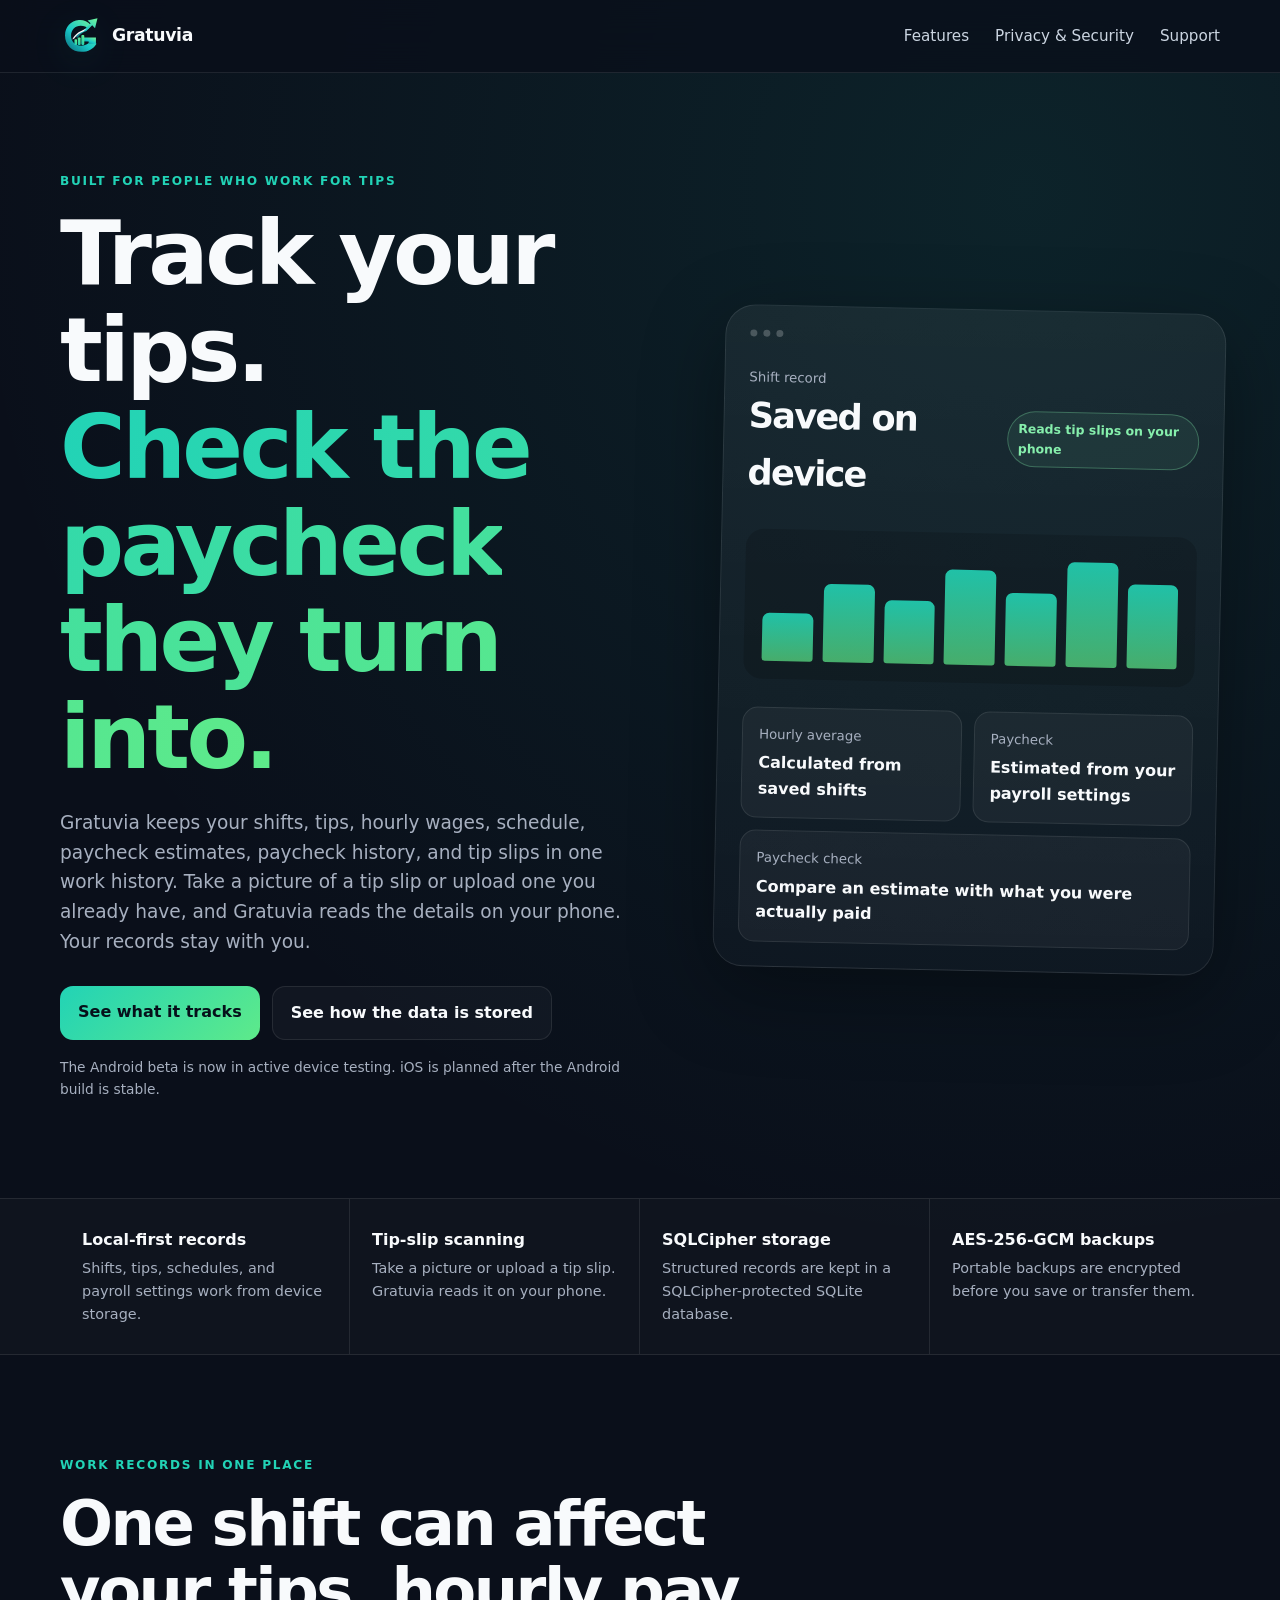
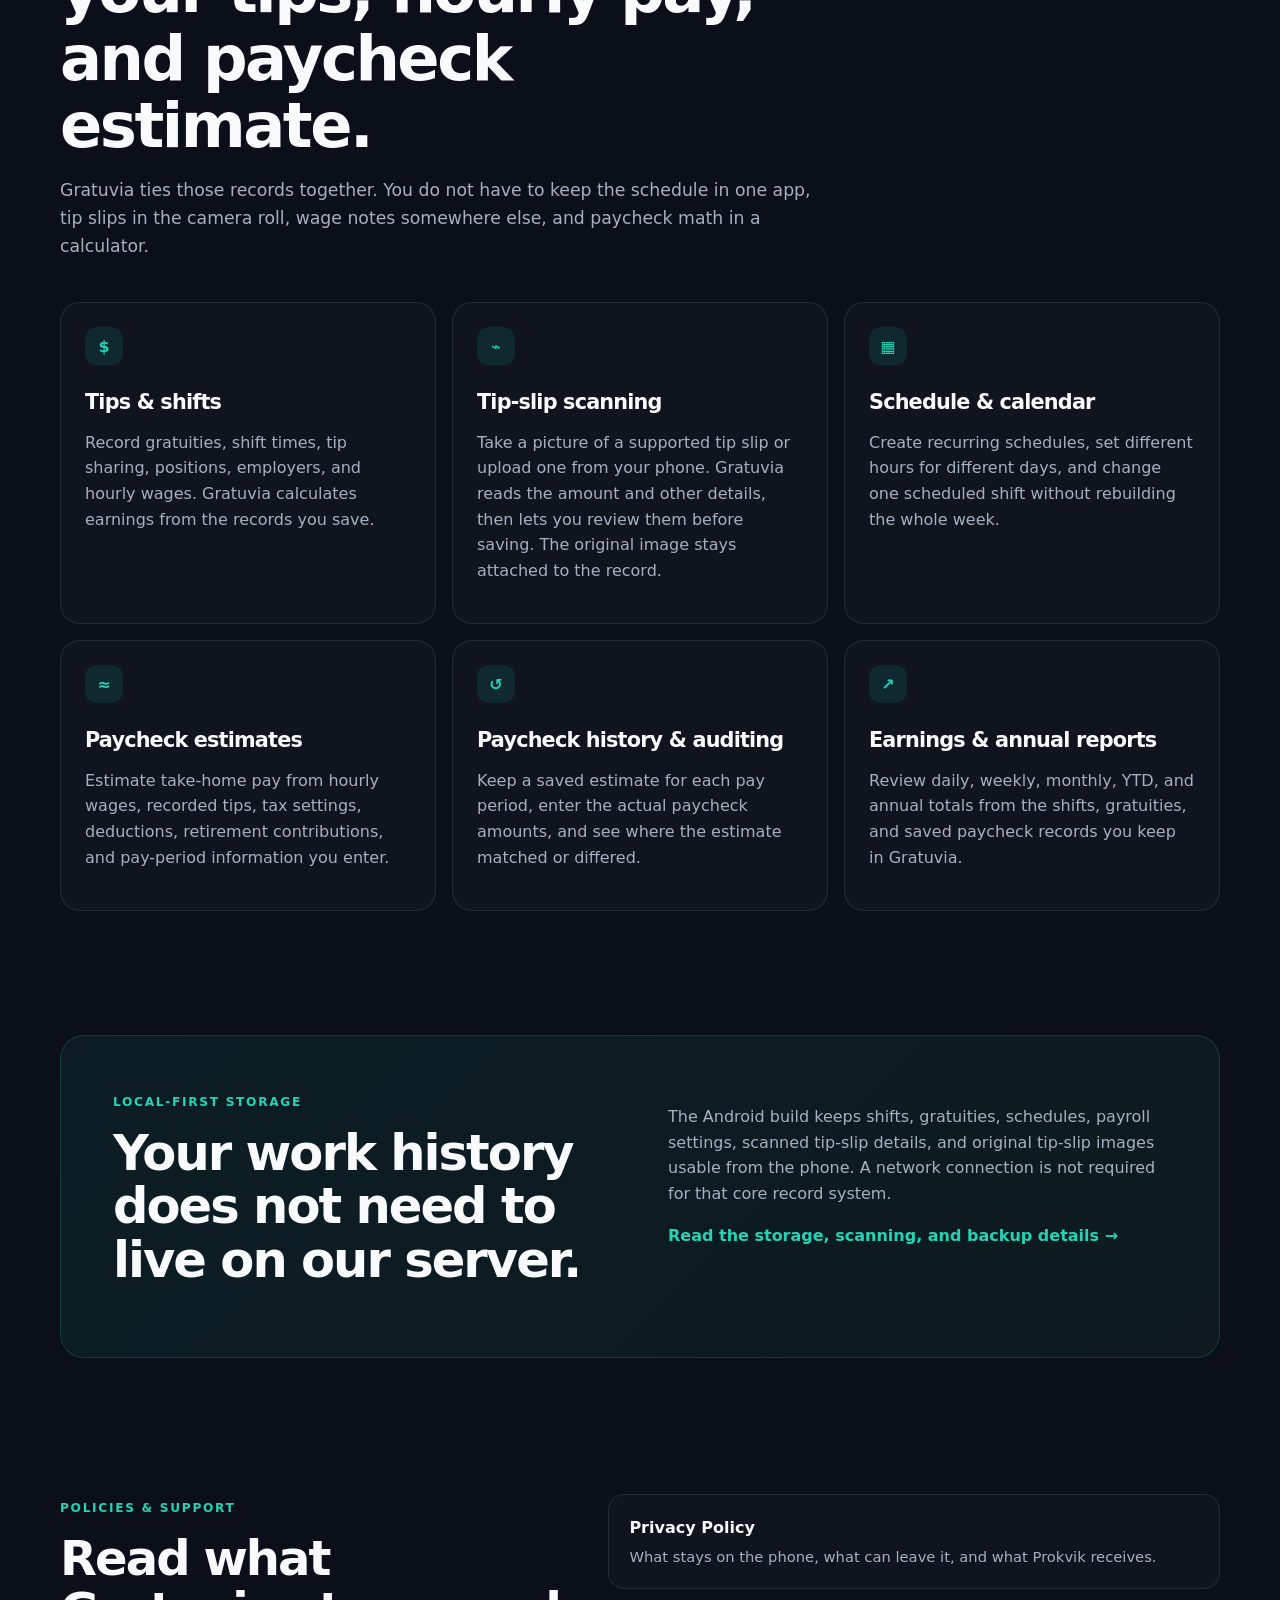
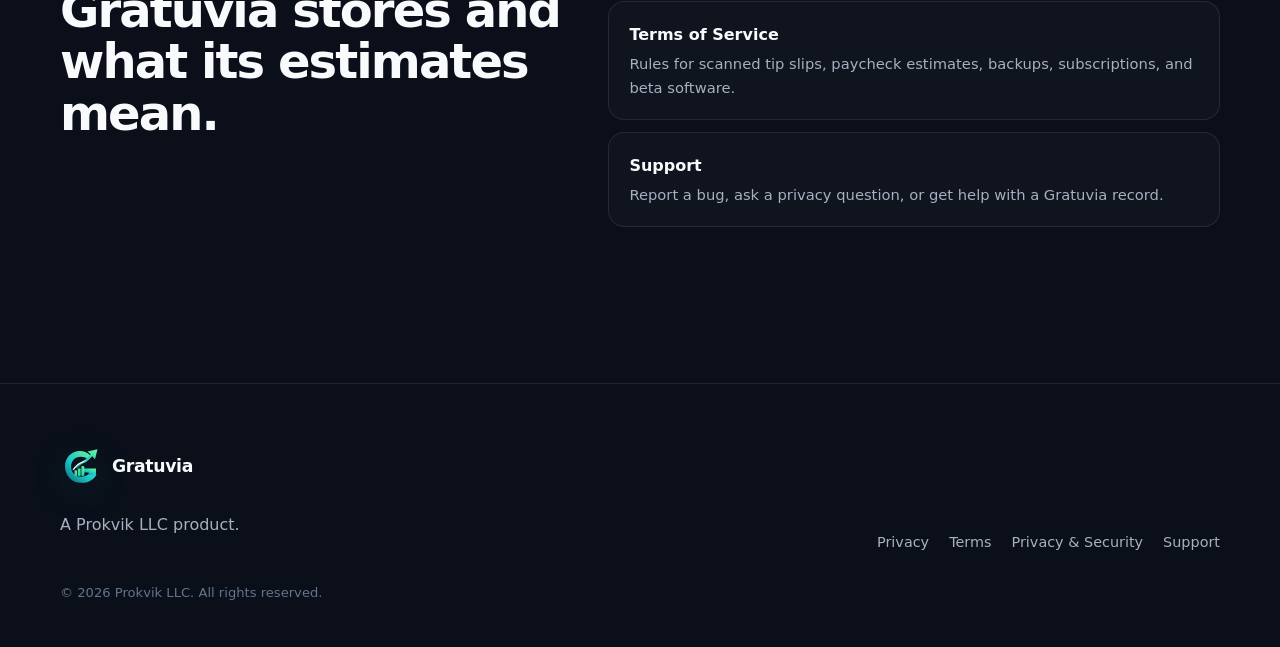
<file: index.html>
<!doctype html>
<html lang="en">
<head>
  <meta charset="utf-8" />
  <meta name="viewport" content="width=device-width, initial-scale=1" />
  <title>Gratuvia | Tip, shift, and paycheck tracking</title>
  <meta name="description" content="Gratuvia tracks tips, shifts, wages, schedules, paycheck estimates, paycheck history, and tip slips on your phone, so your core records stay with you." />
  <link rel="canonical" href="https://gratuvia.app/" />
  <link rel="icon" href="/favicon.svg" type="image/svg+xml" />
  <link rel="manifest" href="/site.webmanifest" />
  <link rel="stylesheet" href="/styles.css" />
  <meta name="theme-color" content="#0a0f1a" />
  <meta name="application-name" content="Gratuvia" />
  <meta property="og:title" content="Gratuvia | Tip, shift, and paycheck tracking" />
  <meta property="og:description" content="Track tips and shifts, estimate paychecks, compare estimates with actual pay, and keep your core work records on your phone." />
  <meta property="og:type" content="website" />
  <meta property="og:url" content="https://gratuvia.app/" />
</head>
<body>
  <header class="site-header">
    <div class="shell nav-wrap">
      <a class="brand" href="/" aria-label="Gratuvia home">
        <span class="brand-mark" aria-hidden="true">G</span>
        <span>Gratuvia</span>
      </a>
      <nav class="nav" aria-label="Primary navigation">
        <a href="#features">Features</a>
        <a href="/trust/">Privacy & Security</a>
        <a href="/support/">Support</a>
      </nav>
    </div>
  </header>

  <main>
    <section class="hero">
      <div class="shell hero-grid">
        <div>
          <span class="eyebrow">Built for people who work for tips</span>
          <h1>Track your tips.<br><span>Check the paycheck they turn into.</span></h1>
          <p class="hero-copy">Gratuvia keeps your shifts, tips, hourly wages, schedule, paycheck estimates, paycheck history, and tip slips in one work history. Take a picture of a tip slip or upload one you already have, and Gratuvia reads the details on your phone. Your records stay with you.</p>
          <div class="hero-actions">
            <a class="button primary" href="#features">See what it tracks</a>
            <a class="button secondary" href="/trust/">See how the data is stored</a>
          </div>
          <p class="microcopy">The Android beta is now in active device testing. iOS is planned after the Android build is stable.</p>
        </div>

        <div class="hero-card" aria-label="Gratuvia overview">
          <div class="phone-bar"><span></span><span></span><span></span></div>
          <div class="stat-row">
            <div><small>Shift record</small><strong>Saved on device</strong></div>
            <div class="pill">Reads tip slips on your phone</div>
          </div>
          <div class="mini-chart" aria-hidden="true">
            <i style="height:42%"></i><i style="height:68%"></i><i style="height:55%"></i><i style="height:83%"></i><i style="height:64%"></i><i style="height:92%"></i><i style="height:74%"></i>
          </div>
          <div class="card-grid">
            <div class="mini-card"><small>Hourly average</small><b>Calculated from saved shifts</b></div>
            <div class="mini-card"><small>Paycheck</small><b>Estimated from your payroll settings</b></div>
            <div class="mini-card wide"><small>Paycheck check</small><b>Compare an estimate with what you were actually paid</b></div>
          </div>
        </div>
      </div>
    </section>

    <section class="proof-strip">
      <div class="shell proof-grid">
        <div><strong>Local-first records</strong><span>Shifts, tips, schedules, and payroll settings work from device storage.</span></div>
        <div><strong>Tip-slip scanning</strong><span>Take a picture or upload a tip slip. Gratuvia reads it on your phone.</span></div>
        <div><strong>SQLCipher storage</strong><span>Structured records are kept in a SQLCipher-protected SQLite database.</span></div>
        <div><strong>AES-256-GCM backups</strong><span>Portable backups are encrypted before you save or transfer them.</span></div>
      </div>
    </section>

    <section class="section" id="features">
      <div class="shell">
        <div class="section-heading">
          <span class="eyebrow">Work records in one place</span>
          <h2>One shift can affect your tips, hourly pay, and paycheck estimate.</h2>
          <p>Gratuvia ties those records together. You do not have to keep the schedule in one app, tip slips in the camera roll, wage notes somewhere else, and paycheck math in a calculator.</p>
        </div>

        <div class="feature-grid">
          <article class="feature-card">
            <span class="icon">$</span>
            <h3>Tips & shifts</h3>
            <p>Record gratuities, shift times, tip sharing, positions, employers, and hourly wages. Gratuvia calculates earnings from the records you save.</p>
          </article>

          <article class="feature-card">
            <span class="icon">⌁</span>
            <h3>Tip-slip scanning</h3>
            <p>Take a picture of a supported tip slip or upload one from your phone. Gratuvia reads the amount and other details, then lets you review them before saving. The original image stays attached to the record.</p>
          </article>

          <article class="feature-card">
            <span class="icon">▦</span>
            <h3>Schedule & calendar</h3>
            <p>Create recurring schedules, set different hours for different days, and change one scheduled shift without rebuilding the whole week.</p>
          </article>

          <article class="feature-card">
            <span class="icon">≈</span>
            <h3>Paycheck estimates</h3>
            <p>Estimate take-home pay from hourly wages, recorded tips, tax settings, deductions, retirement contributions, and pay-period information you enter.</p>
          </article>

          <article class="feature-card">
            <span class="icon">↺</span>
            <h3>Paycheck history & auditing</h3>
            <p>Keep a saved estimate for each pay period, enter the actual paycheck amounts, and see where the estimate matched or differed.</p>
          </article>

          <article class="feature-card">
            <span class="icon">↗</span>
            <h3>Earnings & annual reports</h3>
            <p>Review daily, weekly, monthly, YTD, and annual totals from the shifts, gratuities, and saved paycheck records you keep in Gratuvia.</p>
          </article>
        </div>
      </div>
    </section>

    <section class="section privacy-callout">
      <div class="shell split-card">
        <div>
          <span class="eyebrow">Local-first storage</span>
          <h2>Your work history does not need to live on our server.</h2>
        </div>
        <div>
          <p>The Android build keeps shifts, gratuities, schedules, payroll settings, scanned tip-slip details, and original tip-slip images usable from the phone. A network connection is not required for that core record system.</p>
          <a class="text-link" href="/trust/">Read the storage, scanning, and backup details →</a>
        </div>
      </div>
    </section>

    <section class="section compact-section">
      <div class="shell legal-preview">
        <div>
          <span class="eyebrow">Policies & support</span>
          <h2>Read what Gratuvia stores and what its estimates mean.</h2>
        </div>
        <div class="legal-links">
          <a href="/privacy/"><strong>Privacy Policy</strong><span>What stays on the phone, what can leave it, and what Prokvik receives.</span></a>
          <a href="/terms/"><strong>Terms of Service</strong><span>Rules for scanned tip slips, paycheck estimates, backups, subscriptions, and beta software.</span></a>
          <a href="/support/"><strong>Support</strong><span>Report a bug, ask a privacy question, or get help with a Gratuvia record.</span></a>
        </div>
      </div>
    </section>
  </main>

  <footer class="site-footer">
    <div class="shell footer-grid">
      <div><a class="brand footer-brand" href="/"><span class="brand-mark">G</span><span>Gratuvia</span></a><p>A Prokvik LLC product.</p></div>
      <div class="footer-links"><a href="/privacy/">Privacy</a><a href="/terms/">Terms</a><a href="/trust/">Privacy & Security</a><a href="/support/">Support</a></div>
      <div class="footer-meta">© 2026 Prokvik LLC. All rights reserved.</div>
    </div>
  </footer>
</body>
</html>
</file>
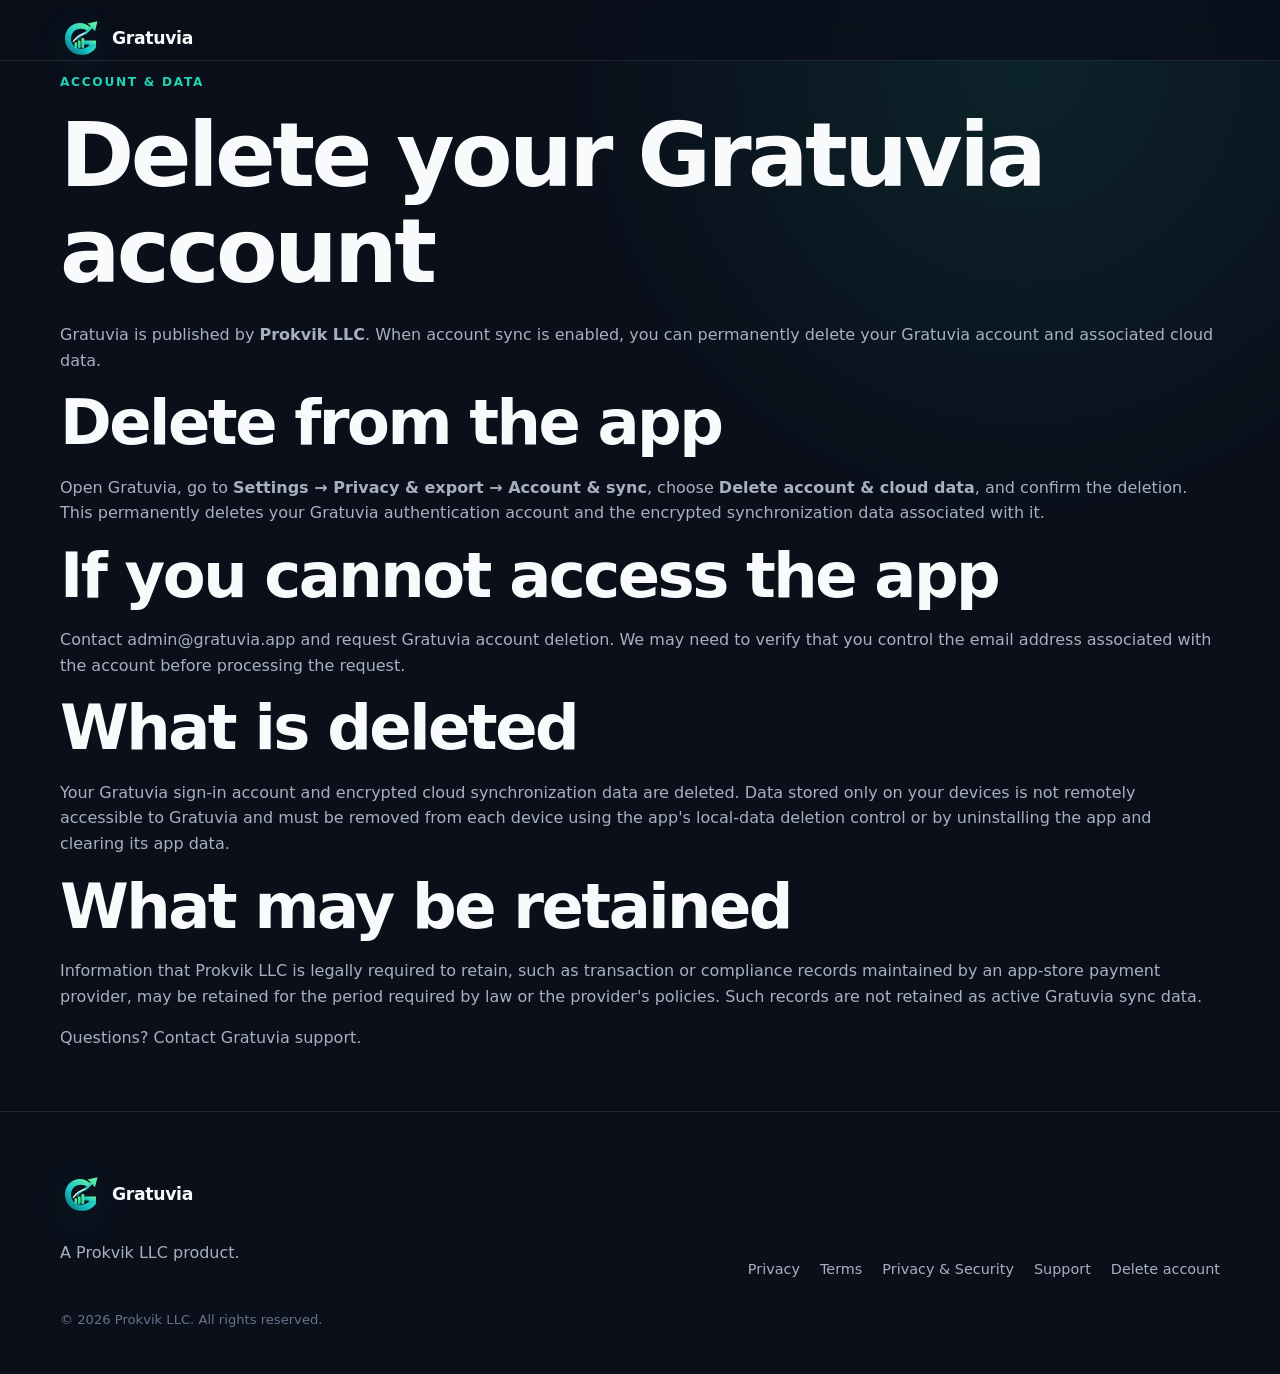
<file: delete-account/index.html>
<!doctype html>
<html lang="en">
<head>
  <meta charset="utf-8">
  <meta name="viewport" content="width=device-width,initial-scale=1">
  <title>Delete your Gratuvia account</title>
  <meta name="description" content="How to delete your Gratuvia account and associated cloud data.">
  <link rel="stylesheet" href="/styles.css">
</head>
<body>
  <header class="site-header"><div class="shell"><a class="brand" href="/"><span class="brand-mark">G</span><span>Gratuvia</span></a></div></header>
  <main class="shell legal-page">
    <article class="legal-card">
      <p class="eyebrow">ACCOUNT & DATA</p>
      <h1>Delete your Gratuvia account</h1>
      <p>Gratuvia is published by <strong>Prokvik LLC</strong>. When account sync is enabled, you can permanently delete your Gratuvia account and associated cloud data.</p>
      <section>
        <h2>Delete from the app</h2>
        <p>Open Gratuvia, go to <strong>Settings → Privacy & export → Account & sync</strong>, choose <strong>Delete account & cloud data</strong>, and confirm the deletion. This permanently deletes your Gratuvia authentication account and the encrypted synchronization data associated with it.</p>
      </section>
      <section>
        <h2>If you cannot access the app</h2>
        <p>Contact <a href="mailto:admin@gratuvia.app?subject=Gratuvia%20account%20deletion%20request">admin@gratuvia.app</a> and request Gratuvia account deletion. We may need to verify that you control the email address associated with the account before processing the request.</p>
      </section>
      <section>
        <h2>What is deleted</h2>
        <p>Your Gratuvia sign-in account and encrypted cloud synchronization data are deleted. Data stored only on your devices is not remotely accessible to Gratuvia and must be removed from each device using the app's local-data deletion control or by uninstalling the app and clearing its app data.</p>
      </section>
      <section>
        <h2>What may be retained</h2>
        <p>Information that Prokvik LLC is legally required to retain, such as transaction or compliance records maintained by an app-store payment provider, may be retained for the period required by law or the provider's policies. Such records are not retained as active Gratuvia sync data.</p>
      </section>
      <p>Questions? <a href="/support/">Contact Gratuvia support</a>.</p>
    </article>
  </main>
  <footer class="site-footer"><div class="shell footer-grid"><div><a class="brand footer-brand" href="/"><span class="brand-mark">G</span><span>Gratuvia</span></a><p>A Prokvik LLC product.</p></div><div class="footer-links"><a href="/privacy/">Privacy</a><a href="/terms/">Terms</a><a href="/trust/">Privacy & Security</a><a href="/support/">Support</a><a href="/delete-account/">Delete account</a></div><div class="footer-meta">© 2026 Prokvik LLC. All rights reserved.</div></div></footer>
</body>
</html>
</file>
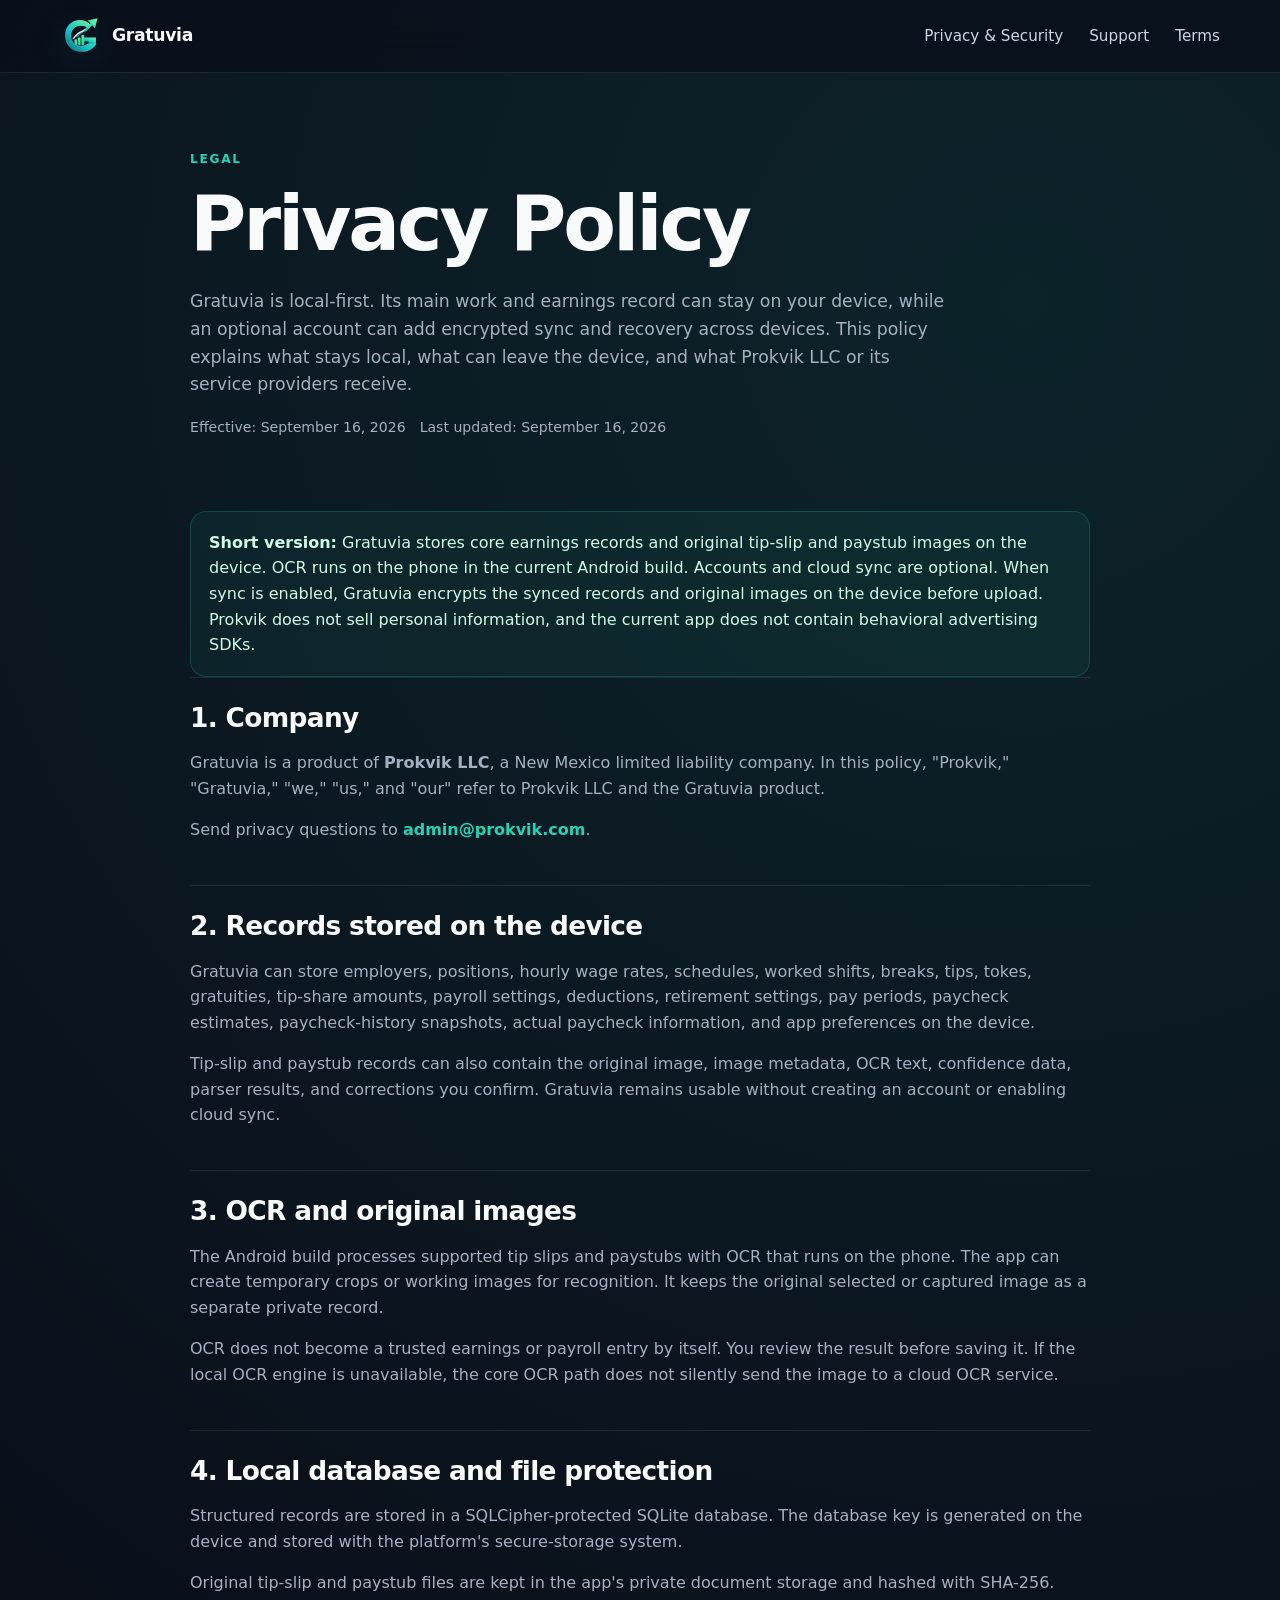
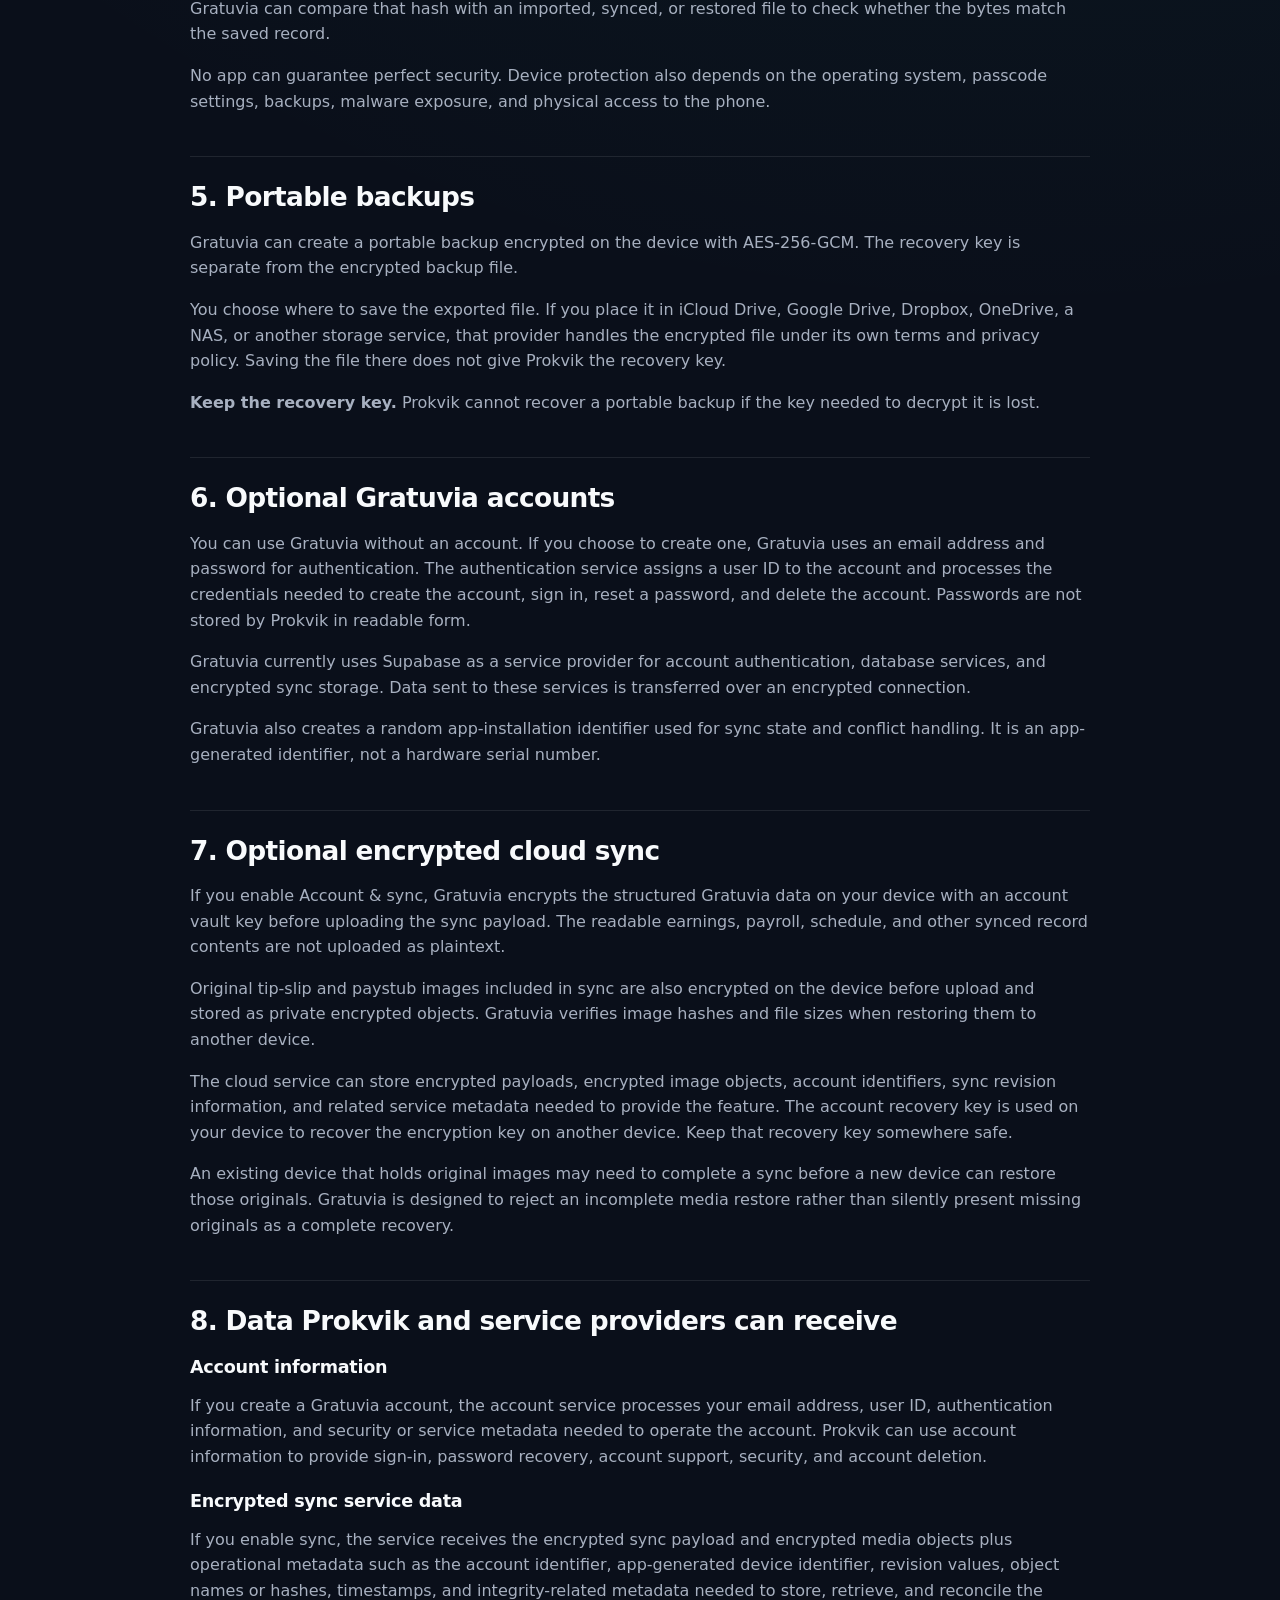
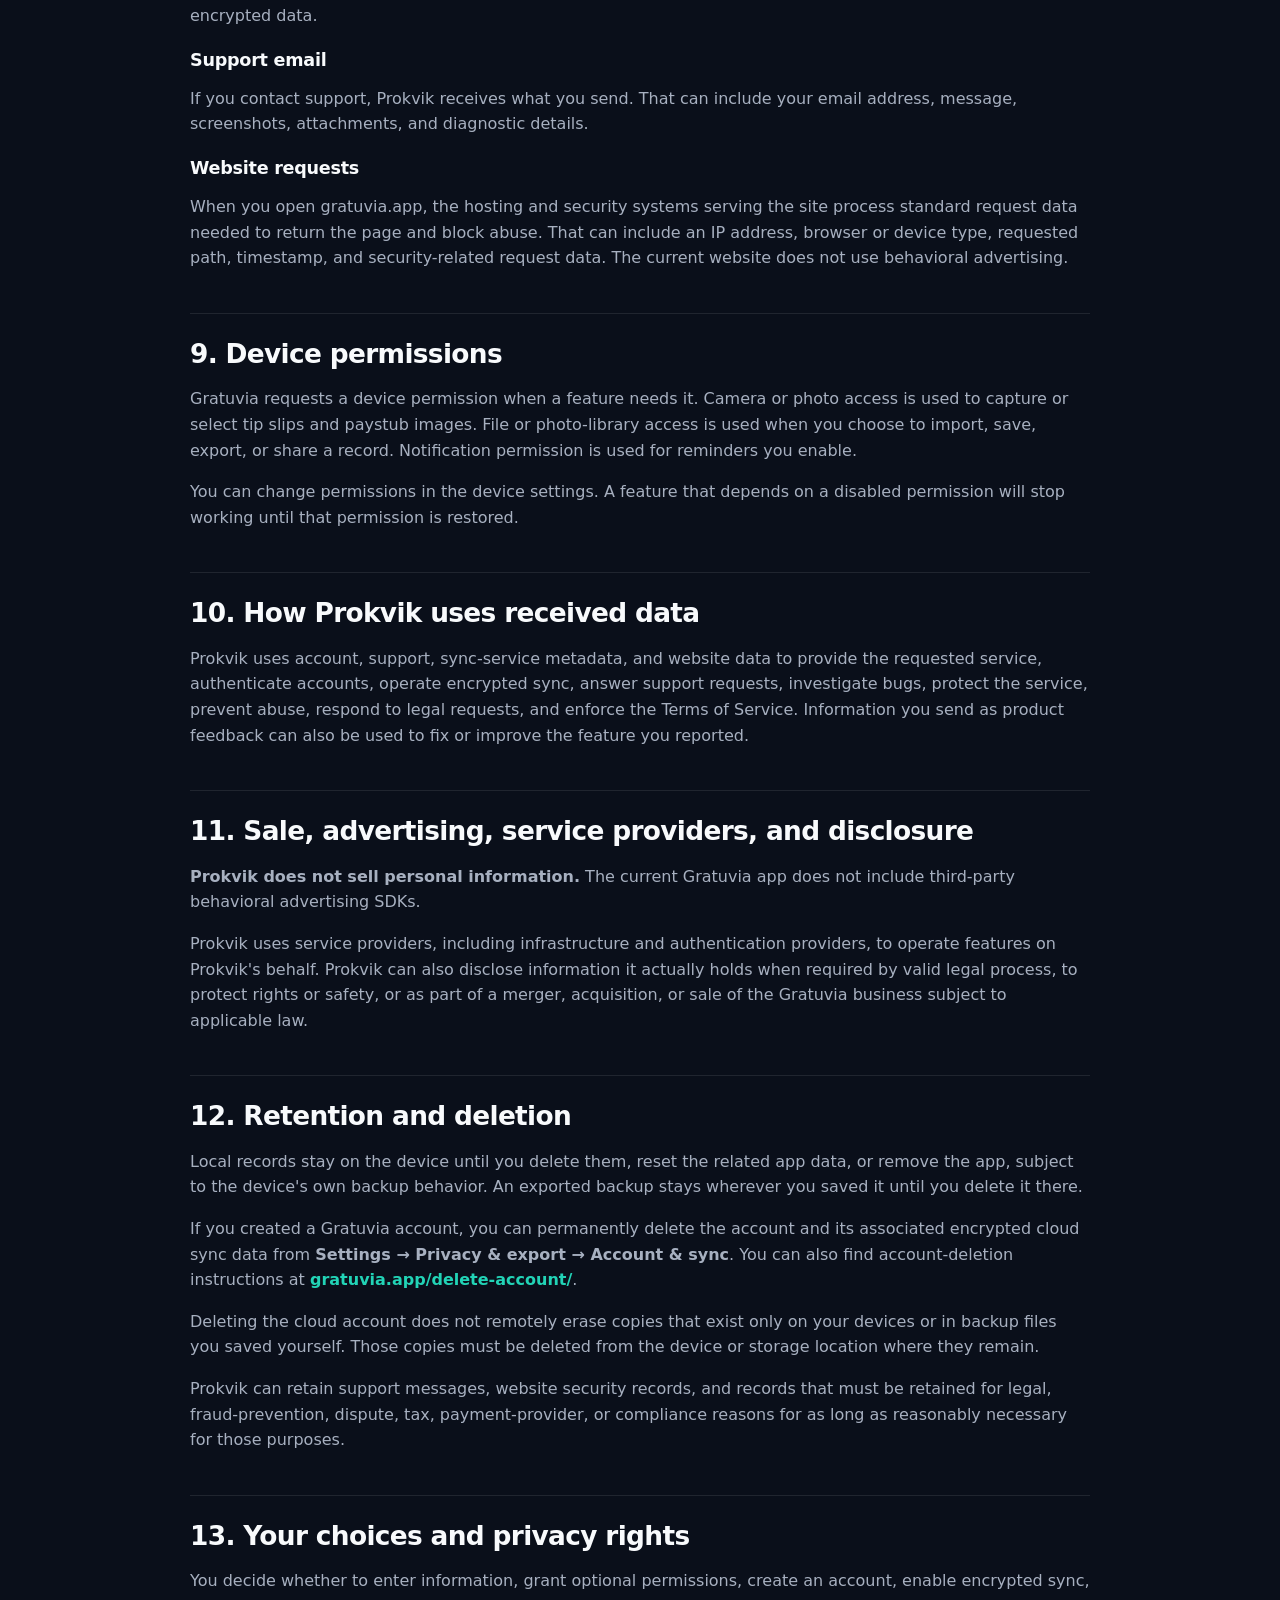
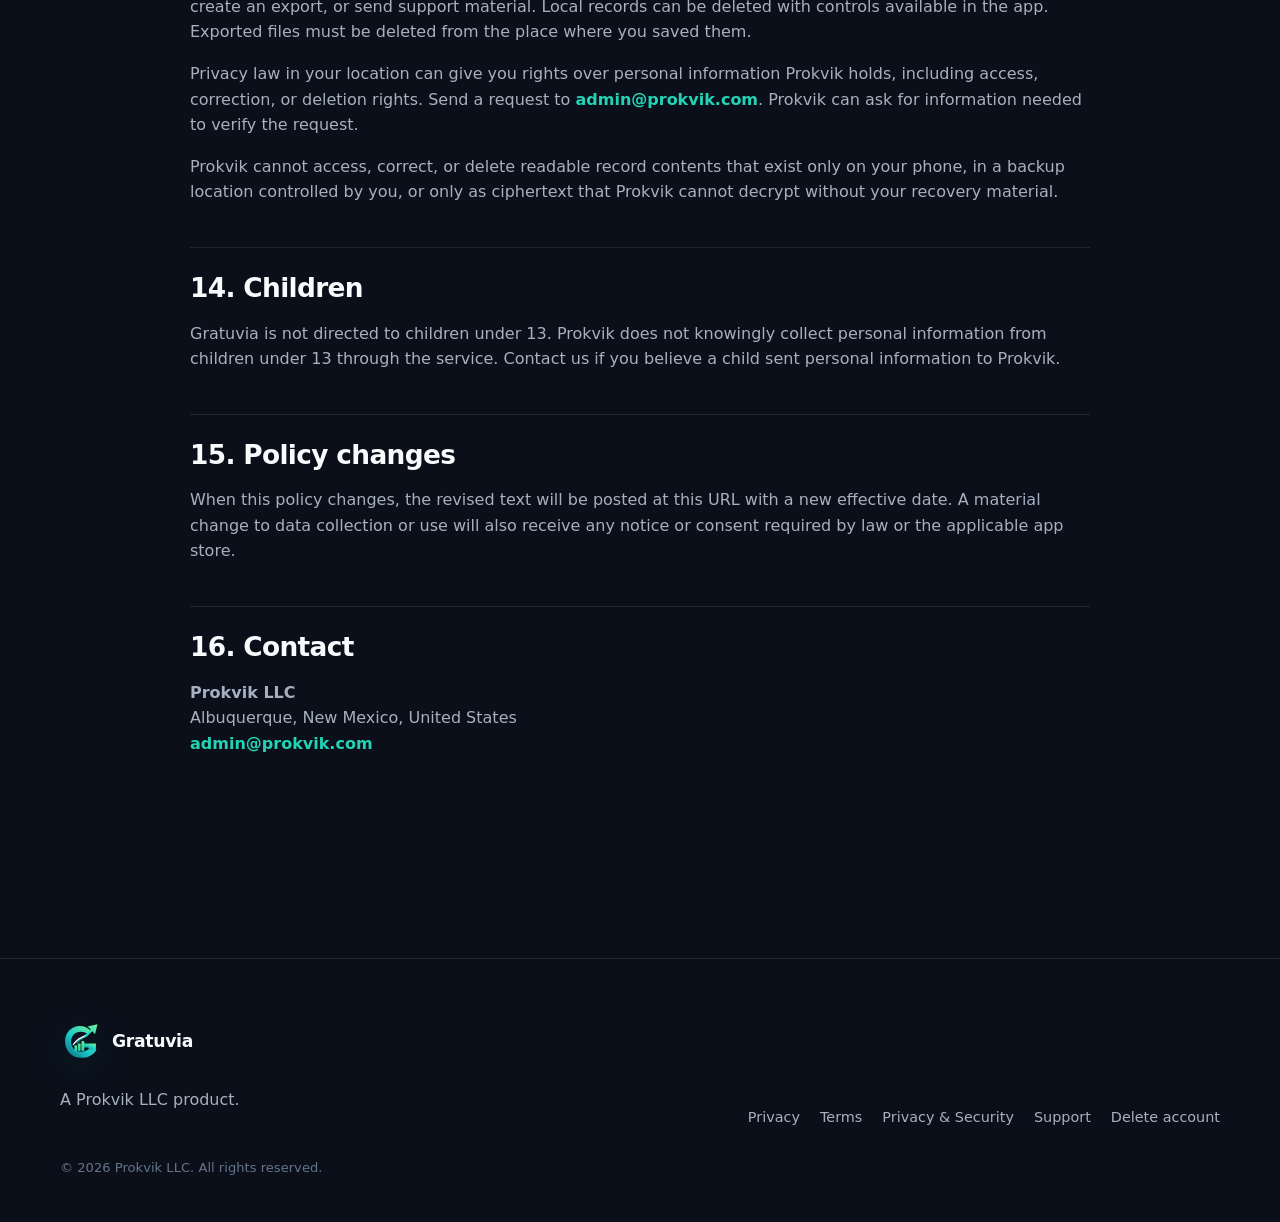
<file: privacy/index.html>
<!doctype html>
<html lang="en">
<head>
  <meta charset="utf-8" />
  <meta name="viewport" content="width=device-width, initial-scale=1" />
  <title>Privacy Policy | Gratuvia</title>
  <meta name="description" content="Gratuvia Privacy Policy covering local storage, on-device OCR, optional accounts, encrypted cloud sync, backups, support data, and website requests." />
  <link rel="canonical" href="https://gratuvia.app/privacy/" />
  <link rel="icon" href="/favicon.svg" type="image/svg+xml" />
  <link rel="stylesheet" href="/styles.css" />
  <meta name="theme-color" content="#0a0f1a" />
</head>
<body>
  <header class="site-header">
    <div class="shell nav-wrap">
      <a class="brand" href="/"><span class="brand-mark">G</span><span>Gratuvia</span></a>
      <nav class="nav" aria-label="Primary navigation"><a href="/trust/">Privacy & Security</a><a href="/support/">Support</a><a href="/terms/">Terms</a></nav>
    </div>
  </header>

  <main>
    <section class="page-hero">
      <div class="page-shell">
        <span class="eyebrow">Legal</span>
        <h1>Privacy Policy</h1>
        <p>Gratuvia is local-first. Its main work and earnings record can stay on your device, while an optional account can add encrypted sync and recovery across devices. This policy explains what stays local, what can leave the device, and what Prokvik LLC or its service providers receive.</p>
        <div class="meta-row"><span>Effective: September 16, 2026</span><span>Last updated: September 16, 2026</span></div>
      </div>
    </section>

    <article class="page-shell legal-document">
      <div class="notice"><strong>Short version:</strong> Gratuvia stores core earnings records and original tip-slip and paystub images on the device. OCR runs on the phone in the current Android build. Accounts and cloud sync are optional. When sync is enabled, Gratuvia encrypts the synced records and original images on the device before upload. Prokvik does not sell personal information, and the current app does not contain behavioral advertising SDKs.</div>

      <section>
        <h2>1. Company</h2>
        <p>Gratuvia is a product of <strong>Prokvik LLC</strong>, a New Mexico limited liability company. In this policy, "Prokvik," "Gratuvia," "we," "us," and "our" refer to Prokvik LLC and the Gratuvia product.</p>
        <p>Send privacy questions to <a class="text-link" href="mailto:admin@prokvik.com">admin@prokvik.com</a>.</p>
      </section>

      <section>
        <h2>2. Records stored on the device</h2>
        <p>Gratuvia can store employers, positions, hourly wage rates, schedules, worked shifts, breaks, tips, tokes, gratuities, tip-share amounts, payroll settings, deductions, retirement settings, pay periods, paycheck estimates, paycheck-history snapshots, actual paycheck information, and app preferences on the device.</p>
        <p>Tip-slip and paystub records can also contain the original image, image metadata, OCR text, confidence data, parser results, and corrections you confirm. Gratuvia remains usable without creating an account or enabling cloud sync.</p>
      </section>

      <section>
        <h2>3. OCR and original images</h2>
        <p>The Android build processes supported tip slips and paystubs with OCR that runs on the phone. The app can create temporary crops or working images for recognition. It keeps the original selected or captured image as a separate private record.</p>
        <p>OCR does not become a trusted earnings or payroll entry by itself. You review the result before saving it. If the local OCR engine is unavailable, the core OCR path does not silently send the image to a cloud OCR service.</p>
      </section>

      <section>
        <h2>4. Local database and file protection</h2>
        <p>Structured records are stored in a SQLCipher-protected SQLite database. The database key is generated on the device and stored with the platform's secure-storage system.</p>
        <p>Original tip-slip and paystub files are kept in the app's private document storage and hashed with SHA-256. Gratuvia can compare that hash with an imported, synced, or restored file to check whether the bytes match the saved record.</p>
        <p>No app can guarantee perfect security. Device protection also depends on the operating system, passcode settings, backups, malware exposure, and physical access to the phone.</p>
      </section>

      <section>
        <h2>5. Portable backups</h2>
        <p>Gratuvia can create a portable backup encrypted on the device with AES-256-GCM. The recovery key is separate from the encrypted backup file.</p>
        <p>You choose where to save the exported file. If you place it in iCloud Drive, Google Drive, Dropbox, OneDrive, a NAS, or another storage service, that provider handles the encrypted file under its own terms and privacy policy. Saving the file there does not give Prokvik the recovery key.</p>
        <p><strong>Keep the recovery key.</strong> Prokvik cannot recover a portable backup if the key needed to decrypt it is lost.</p>
      </section>

      <section>
        <h2>6. Optional Gratuvia accounts</h2>
        <p>You can use Gratuvia without an account. If you choose to create one, Gratuvia uses an email address and password for authentication. The authentication service assigns a user ID to the account and processes the credentials needed to create the account, sign in, reset a password, and delete the account. Passwords are not stored by Prokvik in readable form.</p>
        <p>Gratuvia currently uses Supabase as a service provider for account authentication, database services, and encrypted sync storage. Data sent to these services is transferred over an encrypted connection.</p>
        <p>Gratuvia also creates a random app-installation identifier used for sync state and conflict handling. It is an app-generated identifier, not a hardware serial number.</p>
      </section>

      <section>
        <h2>7. Optional encrypted cloud sync</h2>
        <p>If you enable Account &amp; sync, Gratuvia encrypts the structured Gratuvia data on your device with an account vault key before uploading the sync payload. The readable earnings, payroll, schedule, and other synced record contents are not uploaded as plaintext.</p>
        <p>Original tip-slip and paystub images included in sync are also encrypted on the device before upload and stored as private encrypted objects. Gratuvia verifies image hashes and file sizes when restoring them to another device.</p>
        <p>The cloud service can store encrypted payloads, encrypted image objects, account identifiers, sync revision information, and related service metadata needed to provide the feature. The account recovery key is used on your device to recover the encryption key on another device. Keep that recovery key somewhere safe.</p>
        <p>An existing device that holds original images may need to complete a sync before a new device can restore those originals. Gratuvia is designed to reject an incomplete media restore rather than silently present missing originals as a complete recovery.</p>
      </section>

      <section>
        <h2>8. Data Prokvik and service providers can receive</h2>
        <h3>Account information</h3>
        <p>If you create a Gratuvia account, the account service processes your email address, user ID, authentication information, and security or service metadata needed to operate the account. Prokvik can use account information to provide sign-in, password recovery, account support, security, and account deletion.</p>

        <h3>Encrypted sync service data</h3>
        <p>If you enable sync, the service receives the encrypted sync payload and encrypted media objects plus operational metadata such as the account identifier, app-generated device identifier, revision values, object names or hashes, timestamps, and integrity-related metadata needed to store, retrieve, and reconcile the encrypted data.</p>

        <h3>Support email</h3>
        <p>If you contact support, Prokvik receives what you send. That can include your email address, message, screenshots, attachments, and diagnostic details.</p>

        <h3>Website requests</h3>
        <p>When you open gratuvia.app, the hosting and security systems serving the site process standard request data needed to return the page and block abuse. That can include an IP address, browser or device type, requested path, timestamp, and security-related request data. The current website does not use behavioral advertising.</p>
      </section>

      <section>
        <h2>9. Device permissions</h2>
        <p>Gratuvia requests a device permission when a feature needs it. Camera or photo access is used to capture or select tip slips and paystub images. File or photo-library access is used when you choose to import, save, export, or share a record. Notification permission is used for reminders you enable.</p>
        <p>You can change permissions in the device settings. A feature that depends on a disabled permission will stop working until that permission is restored.</p>
      </section>

      <section>
        <h2>10. How Prokvik uses received data</h2>
        <p>Prokvik uses account, support, sync-service metadata, and website data to provide the requested service, authenticate accounts, operate encrypted sync, answer support requests, investigate bugs, protect the service, prevent abuse, respond to legal requests, and enforce the Terms of Service. Information you send as product feedback can also be used to fix or improve the feature you reported.</p>
      </section>

      <section>
        <h2>11. Sale, advertising, service providers, and disclosure</h2>
        <p><strong>Prokvik does not sell personal information.</strong> The current Gratuvia app does not include third-party behavioral advertising SDKs.</p>
        <p>Prokvik uses service providers, including infrastructure and authentication providers, to operate features on Prokvik's behalf. Prokvik can also disclose information it actually holds when required by valid legal process, to protect rights or safety, or as part of a merger, acquisition, or sale of the Gratuvia business subject to applicable law.</p>
      </section>

      <section>
        <h2>12. Retention and deletion</h2>
        <p>Local records stay on the device until you delete them, reset the related app data, or remove the app, subject to the device's own backup behavior. An exported backup stays wherever you saved it until you delete it there.</p>
        <p>If you created a Gratuvia account, you can permanently delete the account and its associated encrypted cloud sync data from <strong>Settings → Privacy &amp; export → Account &amp; sync</strong>. You can also find account-deletion instructions at <a class="text-link" href="/delete-account/">gratuvia.app/delete-account/</a>.</p>
        <p>Deleting the cloud account does not remotely erase copies that exist only on your devices or in backup files you saved yourself. Those copies must be deleted from the device or storage location where they remain.</p>
        <p>Prokvik can retain support messages, website security records, and records that must be retained for legal, fraud-prevention, dispute, tax, payment-provider, or compliance reasons for as long as reasonably necessary for those purposes.</p>
      </section>

      <section>
        <h2>13. Your choices and privacy rights</h2>
        <p>You decide whether to enter information, grant optional permissions, create an account, enable encrypted sync, create an export, or send support material. Local records can be deleted with controls available in the app. Exported files must be deleted from the place where you saved them.</p>
        <p>Privacy law in your location can give you rights over personal information Prokvik holds, including access, correction, or deletion rights. Send a request to <a class="text-link" href="mailto:admin@prokvik.com">admin@prokvik.com</a>. Prokvik can ask for information needed to verify the request.</p>
        <p>Prokvik cannot access, correct, or delete readable record contents that exist only on your phone, in a backup location controlled by you, or only as ciphertext that Prokvik cannot decrypt without your recovery material.</p>
      </section>

      <section>
        <h2>14. Children</h2>
        <p>Gratuvia is not directed to children under 13. Prokvik does not knowingly collect personal information from children under 13 through the service. Contact us if you believe a child sent personal information to Prokvik.</p>
      </section>

      <section>
        <h2>15. Policy changes</h2>
        <p>When this policy changes, the revised text will be posted at this URL with a new effective date. A material change to data collection or use will also receive any notice or consent required by law or the applicable app store.</p>
      </section>

      <section>
        <h2>16. Contact</h2>
        <p><strong>Prokvik LLC</strong><br />Albuquerque, New Mexico, United States<br /><a class="text-link" href="mailto:admin@prokvik.com">admin@prokvik.com</a></p>
      </section>
    </article>
  </main>

  <footer class="site-footer"><div class="shell footer-grid"><div><a class="brand footer-brand" href="/"><span class="brand-mark">G</span><span>Gratuvia</span></a><p>A Prokvik LLC product.</p></div><div class="footer-links"><a href="/privacy/">Privacy</a><a href="/terms/">Terms</a><a href="/trust/">Privacy & Security</a><a href="/support/">Support</a><a href="/delete-account/">Delete account</a></div><div class="footer-meta">© 2026 Prokvik LLC. All rights reserved.</div></div></footer>
</body>
</html>
</file>
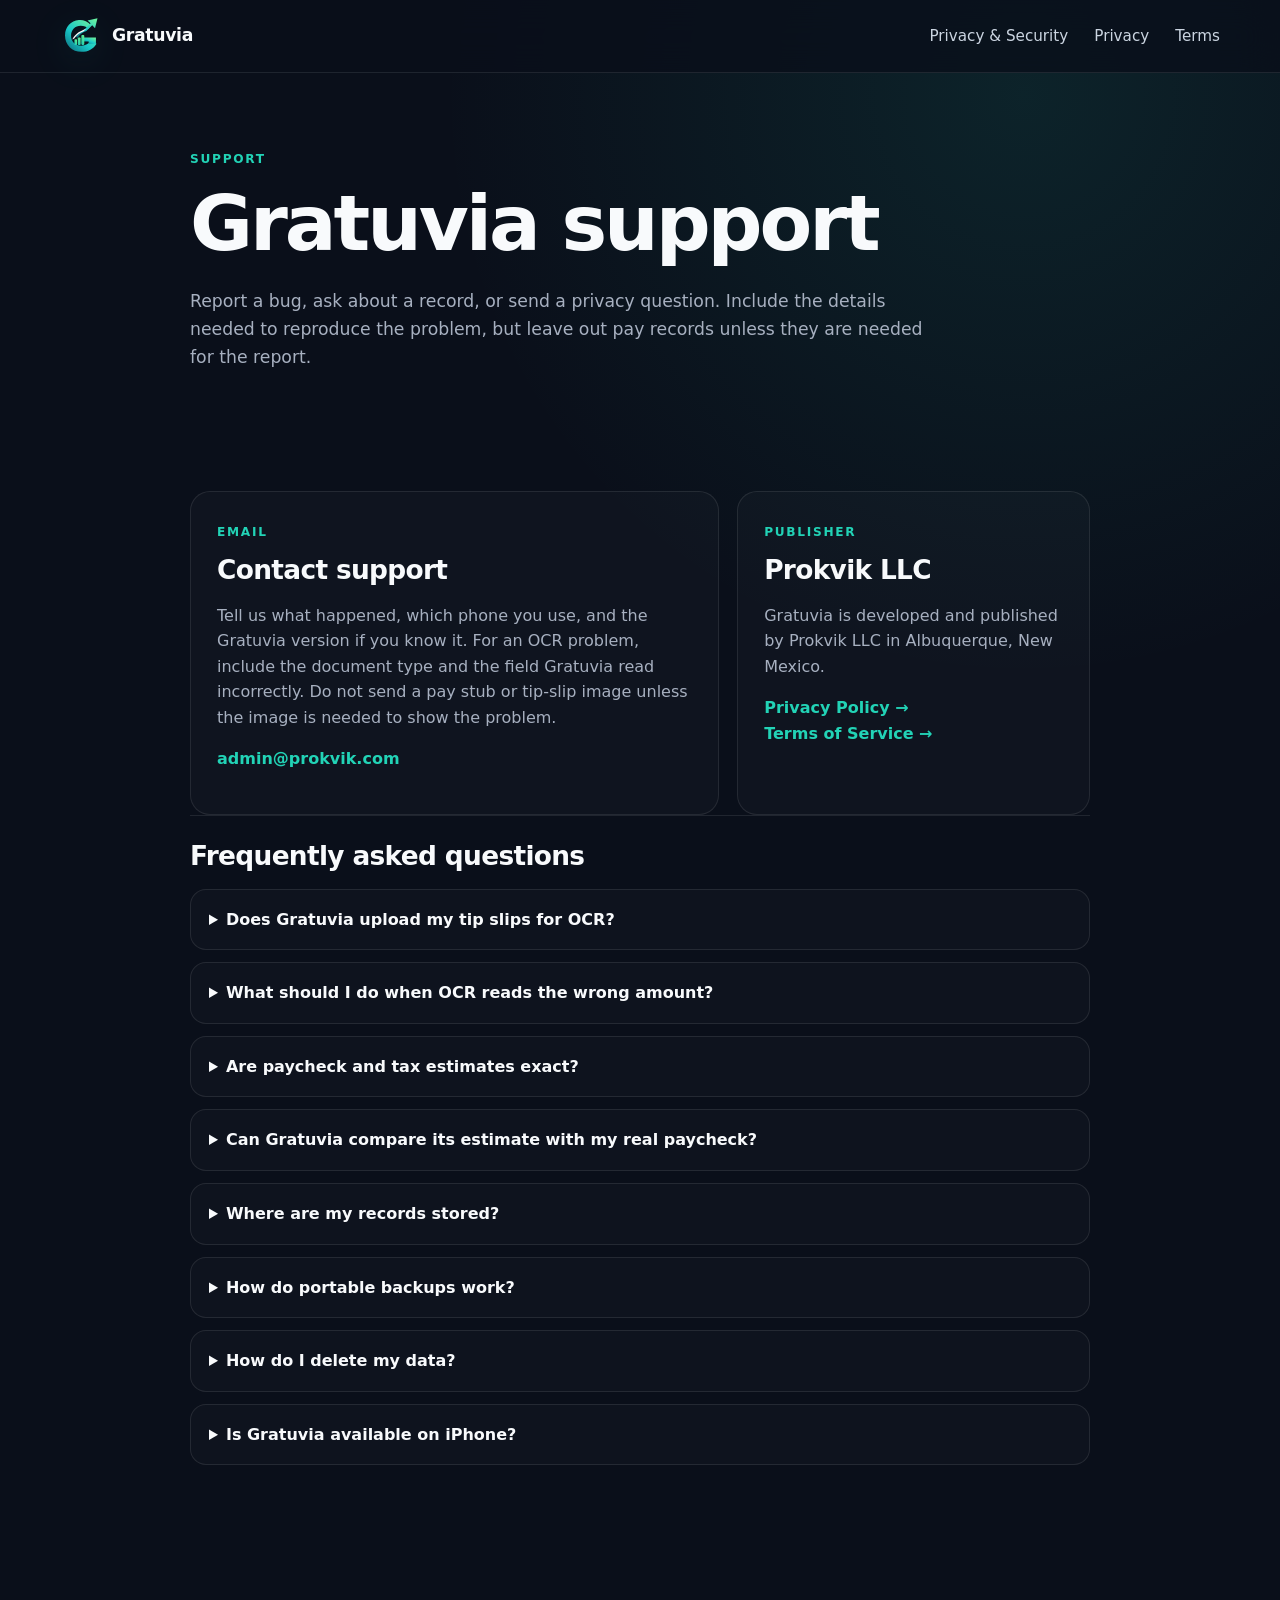
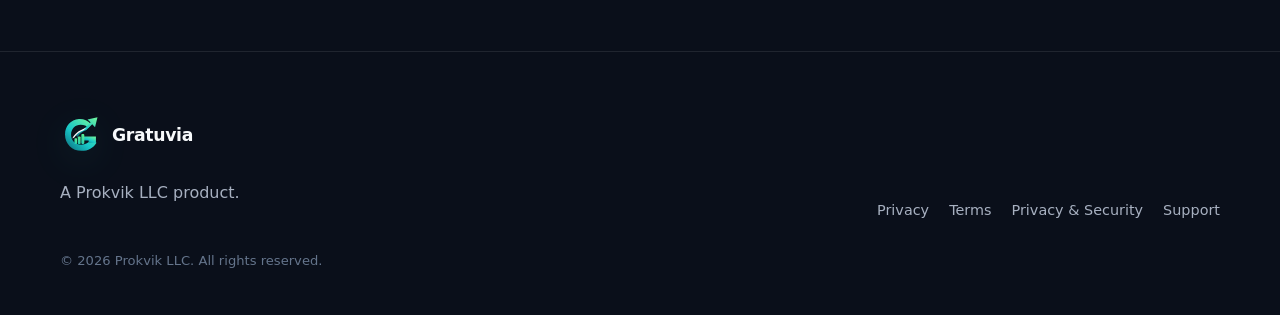
<file: support/index.html>
<!doctype html>
<html lang="en">
<head>
  <meta charset="utf-8" />
  <meta name="viewport" content="width=device-width, initial-scale=1" />
  <title>Support | Gratuvia</title>
  <meta name="description" content="Gratuvia support for bug reports, OCR problems, privacy questions, backups, and paycheck-estimate questions." />
  <link rel="canonical" href="https://gratuvia.app/support/" />
  <link rel="icon" href="/favicon.svg" type="image/svg+xml" />
  <link rel="manifest" href="/site.webmanifest" />
  <link rel="stylesheet" href="/styles.css" />
  <meta name="theme-color" content="#0a0f1a" />
  <meta name="application-name" content="Gratuvia" />
</head>
<body>
  <header class="site-header"><div class="shell nav-wrap"><a class="brand" href="/"><span class="brand-mark">G</span><span>Gratuvia</span></a><nav class="nav" aria-label="Primary navigation"><a href="/trust/">Privacy & Security</a><a href="/privacy/">Privacy</a><a href="/terms/">Terms</a></nav></div></header>

  <main>
    <section class="page-hero">
      <div class="page-shell">
        <span class="eyebrow">Support</span>
        <h1>Gratuvia support</h1>
        <p>Report a bug, ask about a record, or send a privacy question. Include the details needed to reproduce the problem, but leave out pay records unless they are needed for the report.</p>
      </div>
    </section>

    <section class="page-shell legal-document">
      <div class="support-grid">
        <div class="support-card">
          <span class="eyebrow">Email</span>
          <h2>Contact support</h2>
          <p>Tell us what happened, which phone you use, and the Gratuvia version if you know it. For an OCR problem, include the document type and the field Gratuvia read incorrectly. Do not send a pay stub or tip-slip image unless the image is needed to show the problem.</p>
          <p><a href="mailto:admin@prokvik.com?subject=Gratuvia%20Support">admin@prokvik.com</a></p>
        </div>

        <div class="support-card">
          <span class="eyebrow">Publisher</span>
          <h2>Prokvik LLC</h2>
          <p>Gratuvia is developed and published by Prokvik LLC in Albuquerque, New Mexico.</p>
          <p><a href="/privacy/">Privacy Policy →</a><br><a href="/terms/">Terms of Service →</a></p>
        </div>
      </div>

      <section>
        <h2>Frequently asked questions</h2>
        <div class="faq">
          <details>
            <summary>Does Gratuvia upload my tip slips for OCR?</summary>
            <p>No. The current Android build runs its supported tip-slip OCR on the phone. The original tip-slip image stays in local app storage unless you choose to export or share it.</p>
          </details>

          <details>
            <summary>What should I do when OCR reads the wrong amount?</summary>
            <p>Correct the field before saving the record. If the same document type fails again, send support the document type, the field that was wrong, and what Gratuvia displayed. Attach the image only if it is needed to reproduce the error.</p>
          </details>

          <details>
            <summary>Are paycheck and tax estimates exact?</summary>
            <p>No. Gratuvia calculates an estimate from the wages, tips, tax settings, deductions, retirement contributions, and pay-period information you enter. Compare important amounts with the pay stub or payroll record issued by your employer.</p>
          </details>

          <details>
            <summary>Can Gratuvia compare its estimate with my real paycheck?</summary>
            <p>Yes. The current Android beta can save actual paycheck amounts for a pay period and compare them with Gratuvia's saved estimate so you can see the differences.</p>
          </details>

          <details>
            <summary>Where are my records stored?</summary>
            <p>The Android build stores its main work and earnings record on the phone. Structured records use a SQLCipher-protected SQLite database. Original tip-slip images are kept separately in private app storage. The <a class="text-link" href="/trust/">Privacy & Security</a> page lists the storage and backup details.</p>
          </details>

          <details>
            <summary>How do portable backups work?</summary>
            <p>Gratuvia encrypts a portable backup on the device with AES-256-GCM. The recovery key is separate from the encrypted file. Save both somewhere you control. Without the recovery key, Prokvik cannot decrypt the backup for you.</p>
          </details>

          <details>
            <summary>How do I delete my data?</summary>
            <p>Delete local records with the controls available in the app. Delete an exported backup from the storage location where you saved it. The current core app does not require a Gratuvia account.</p>
          </details>

          <details>
            <summary>Is Gratuvia available on iPhone?</summary>
            <p>Not yet. The Android beta is now in active device testing. iOS is planned after the Android build is stable.</p>
          </details>
        </div>
      </section>
    </section>
  </main>

  <footer class="site-footer"><div class="shell footer-grid"><div><a class="brand footer-brand" href="/"><span class="brand-mark">G</span><span>Gratuvia</span></a><p>A Prokvik LLC product.</p></div><div class="footer-links"><a href="/privacy/">Privacy</a><a href="/terms/">Terms</a><a href="/trust/">Privacy & Security</a><a href="/support/">Support</a></div><div class="footer-meta">© 2026 Prokvik LLC. All rights reserved.</div></div></footer>
</body>
</html>
</file>
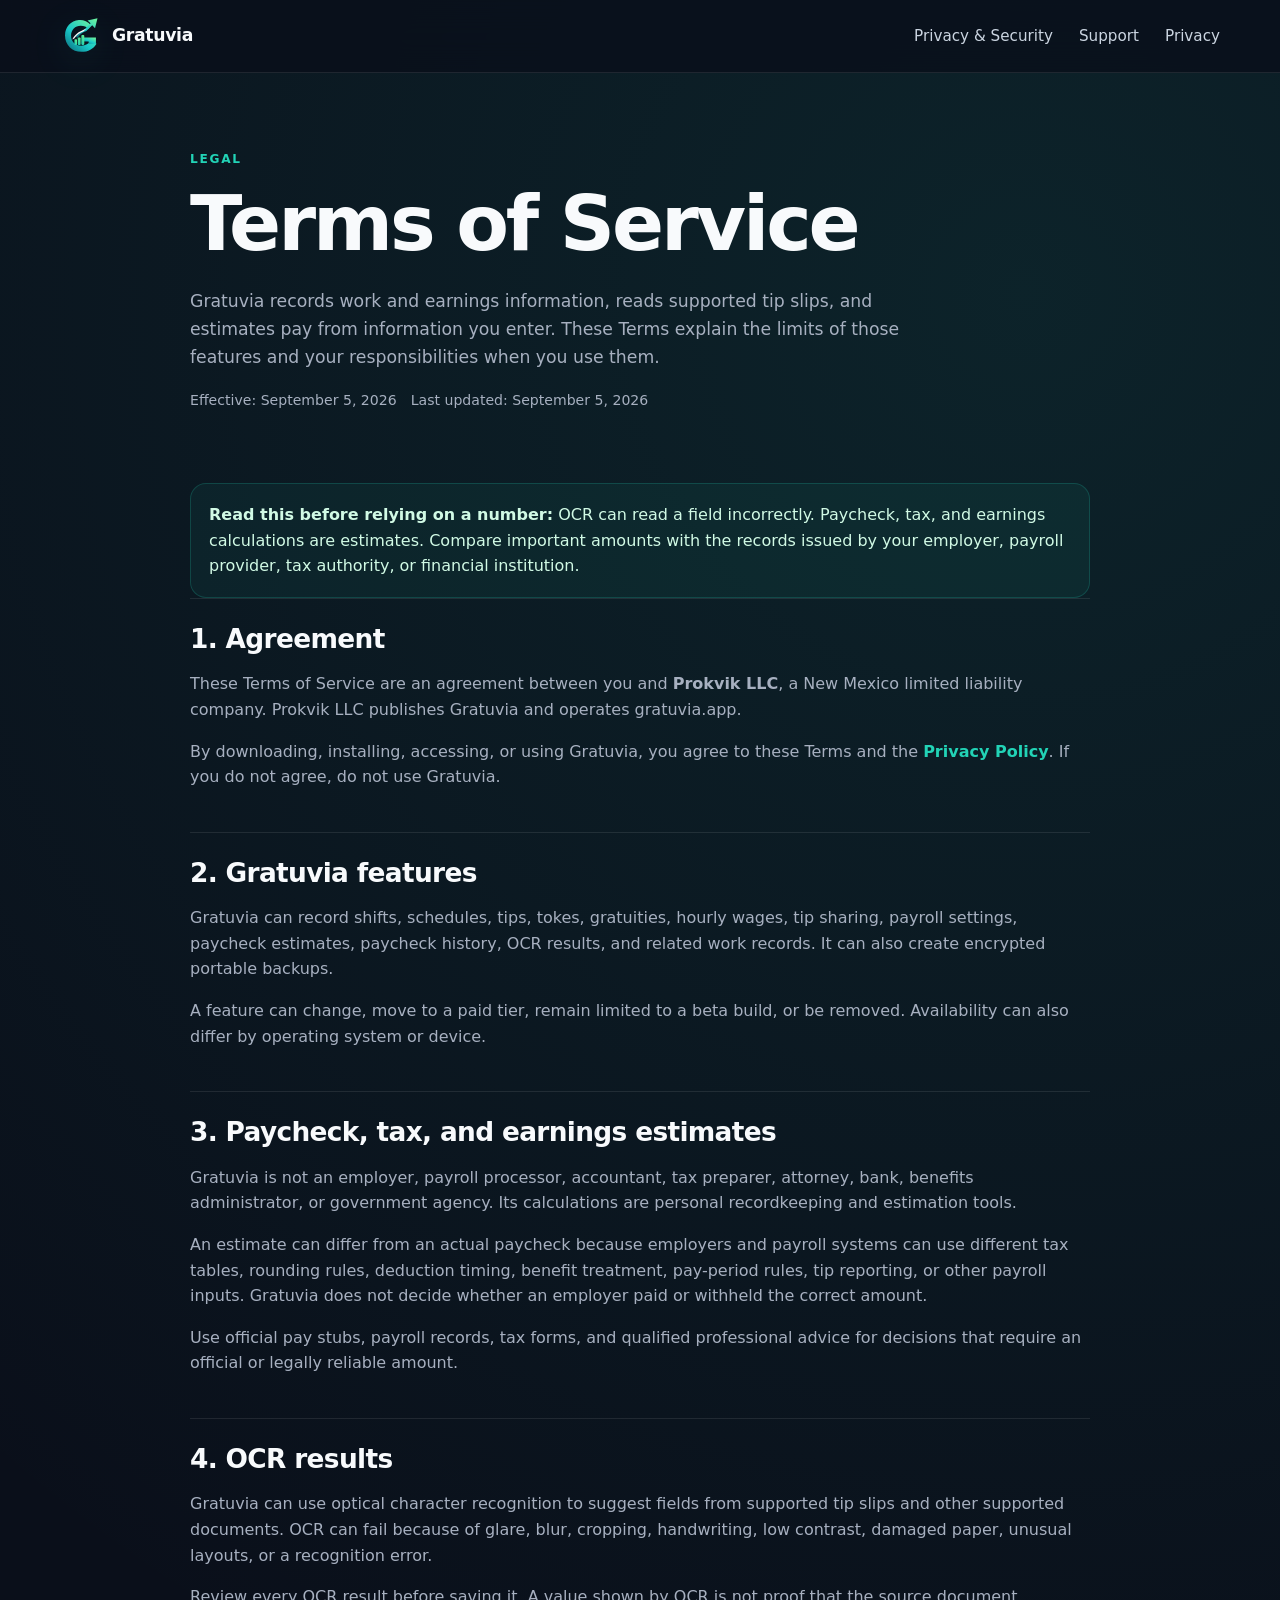
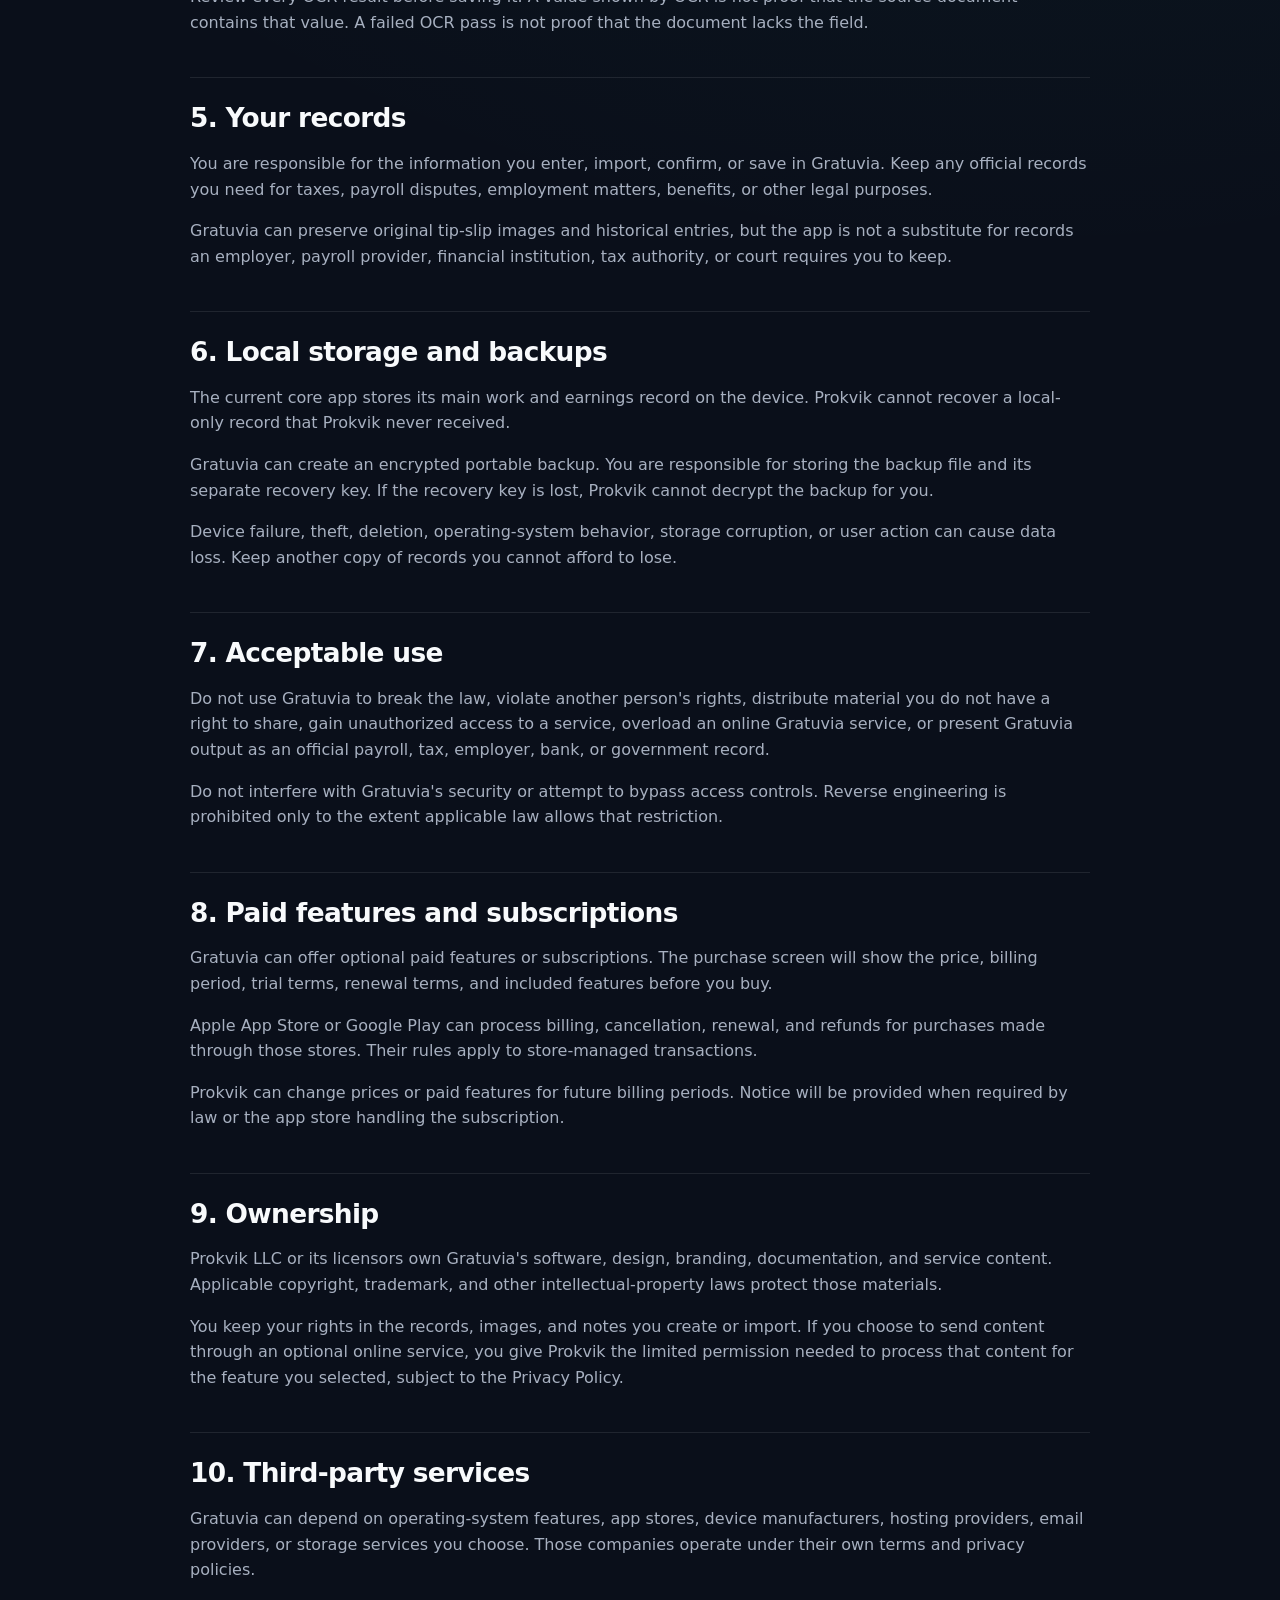
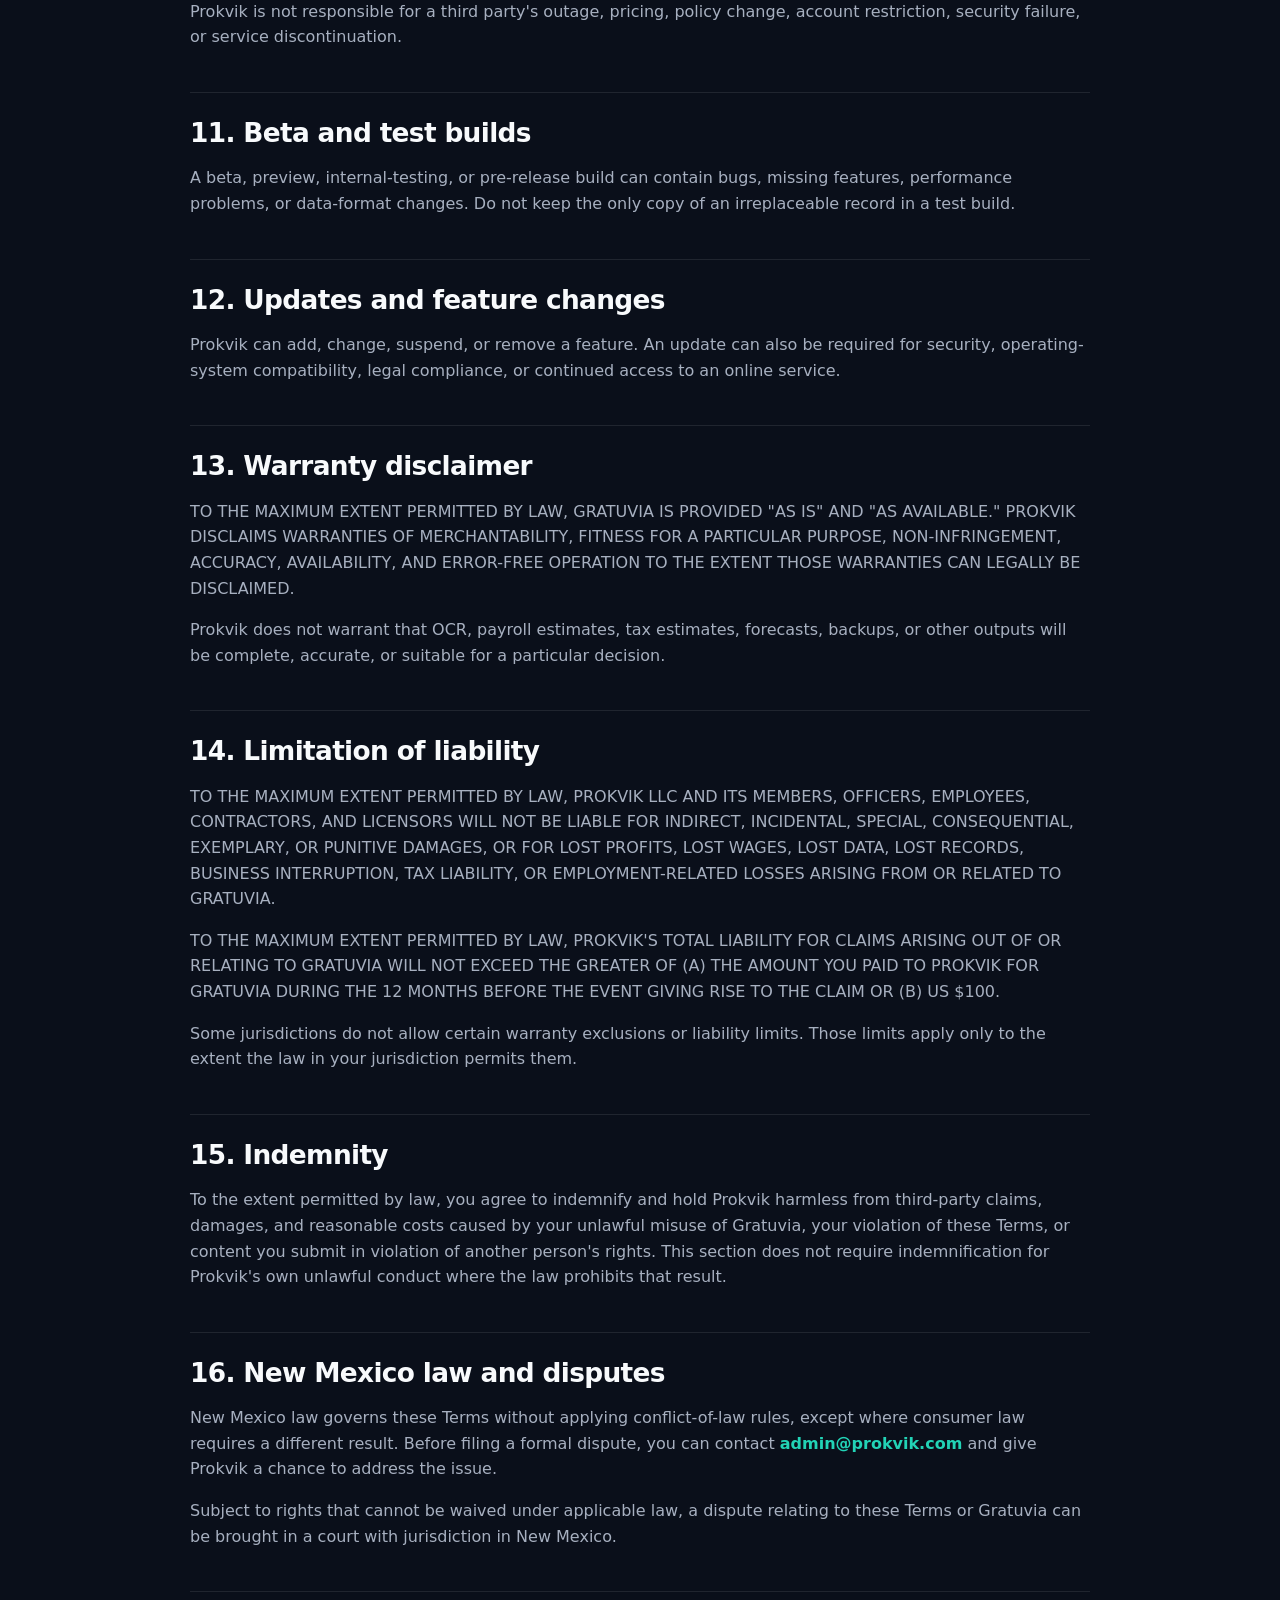
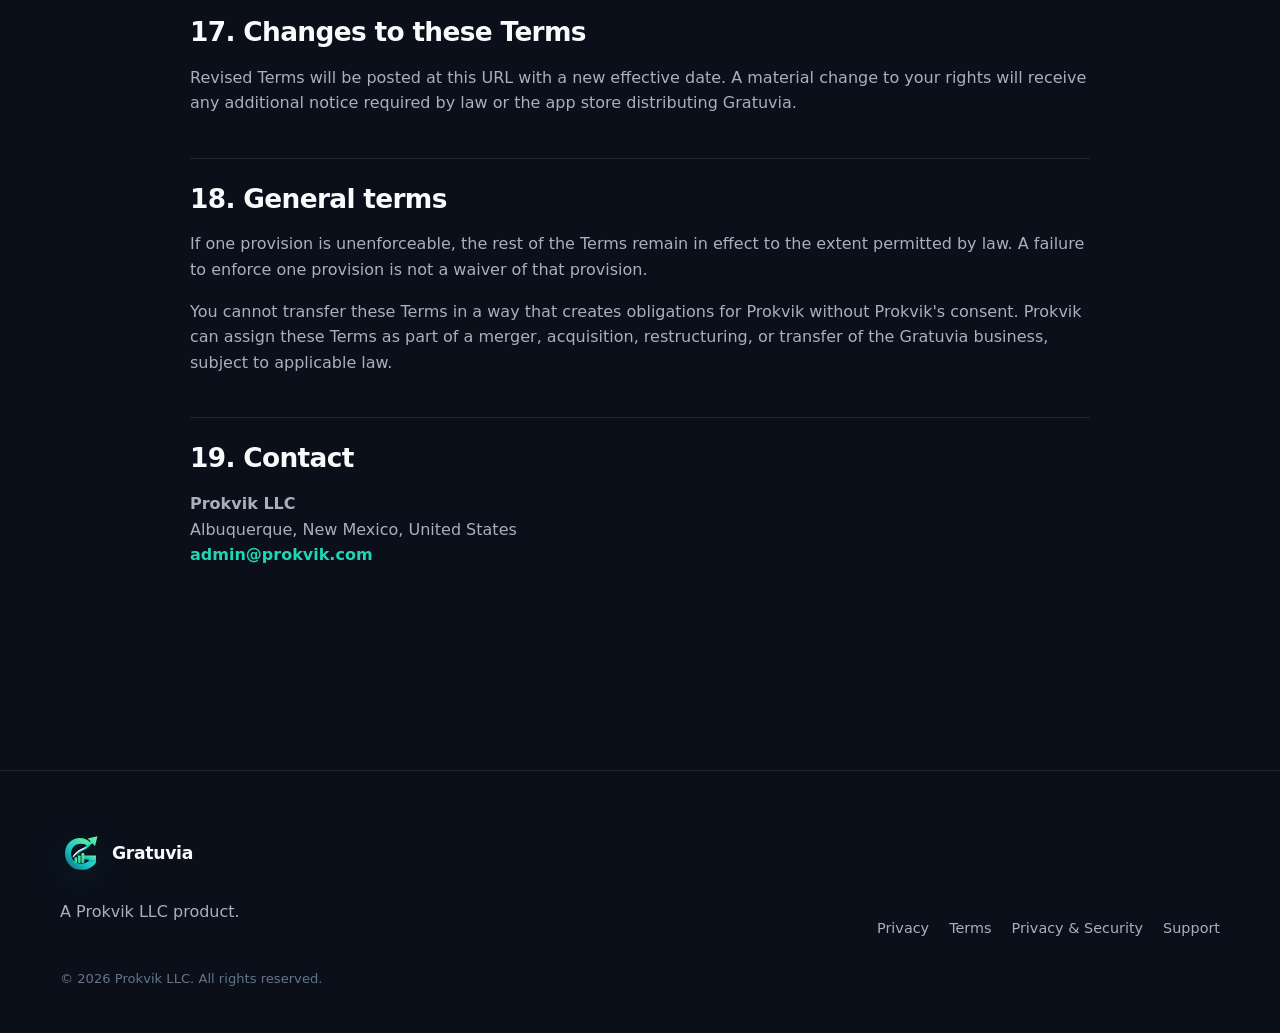
<file: terms/index.html>
<!doctype html>
<html lang="en">
<head>
  <meta charset="utf-8" />
  <meta name="viewport" content="width=device-width, initial-scale=1" />
  <title>Terms of Service | Gratuvia</title>
  <meta name="description" content="Terms for using Gratuvia, including OCR, paycheck estimates, local storage, backups, subscriptions, beta software, and liability." />
  <link rel="canonical" href="https://gratuvia.app/terms/" />
  <link rel="icon" href="/favicon.svg" type="image/svg+xml" />
  <link rel="stylesheet" href="/styles.css" />
  <meta name="theme-color" content="#0a0f1a" />
</head>
<body>
  <header class="site-header">
    <div class="shell nav-wrap">
      <a class="brand" href="/"><span class="brand-mark">G</span><span>Gratuvia</span></a>
      <nav class="nav" aria-label="Primary navigation"><a href="/trust/">Privacy & Security</a><a href="/support/">Support</a><a href="/privacy/">Privacy</a></nav>
    </div>
  </header>

  <main>
    <section class="page-hero">
      <div class="page-shell">
        <span class="eyebrow">Legal</span>
        <h1>Terms of Service</h1>
        <p>Gratuvia records work and earnings information, reads supported tip slips, and estimates pay from information you enter. These Terms explain the limits of those features and your responsibilities when you use them.</p>
        <div class="meta-row"><span>Effective: September 5, 2026</span><span>Last updated: September 5, 2026</span></div>
      </div>
    </section>

    <article class="page-shell legal-document">
      <div class="notice"><strong>Read this before relying on a number:</strong> OCR can read a field incorrectly. Paycheck, tax, and earnings calculations are estimates. Compare important amounts with the records issued by your employer, payroll provider, tax authority, or financial institution.</div>

      <section>
        <h2>1. Agreement</h2>
        <p>These Terms of Service are an agreement between you and <strong>Prokvik LLC</strong>, a New Mexico limited liability company. Prokvik LLC publishes Gratuvia and operates gratuvia.app.</p>
        <p>By downloading, installing, accessing, or using Gratuvia, you agree to these Terms and the <a class="text-link" href="/privacy/">Privacy Policy</a>. If you do not agree, do not use Gratuvia.</p>
      </section>

      <section>
        <h2>2. Gratuvia features</h2>
        <p>Gratuvia can record shifts, schedules, tips, tokes, gratuities, hourly wages, tip sharing, payroll settings, paycheck estimates, paycheck history, OCR results, and related work records. It can also create encrypted portable backups.</p>
        <p>A feature can change, move to a paid tier, remain limited to a beta build, or be removed. Availability can also differ by operating system or device.</p>
      </section>

      <section>
        <h2>3. Paycheck, tax, and earnings estimates</h2>
        <p>Gratuvia is not an employer, payroll processor, accountant, tax preparer, attorney, bank, benefits administrator, or government agency. Its calculations are personal recordkeeping and estimation tools.</p>
        <p>An estimate can differ from an actual paycheck because employers and payroll systems can use different tax tables, rounding rules, deduction timing, benefit treatment, pay-period rules, tip reporting, or other payroll inputs. Gratuvia does not decide whether an employer paid or withheld the correct amount.</p>
        <p>Use official pay stubs, payroll records, tax forms, and qualified professional advice for decisions that require an official or legally reliable amount.</p>
      </section>

      <section>
        <h2>4. OCR results</h2>
        <p>Gratuvia can use optical character recognition to suggest fields from supported tip slips and other supported documents. OCR can fail because of glare, blur, cropping, handwriting, low contrast, damaged paper, unusual layouts, or a recognition error.</p>
        <p>Review every OCR result before saving it. A value shown by OCR is not proof that the source document contains that value. A failed OCR pass is not proof that the document lacks the field.</p>
      </section>

      <section>
        <h2>5. Your records</h2>
        <p>You are responsible for the information you enter, import, confirm, or save in Gratuvia. Keep any official records you need for taxes, payroll disputes, employment matters, benefits, or other legal purposes.</p>
        <p>Gratuvia can preserve original tip-slip images and historical entries, but the app is not a substitute for records an employer, payroll provider, financial institution, tax authority, or court requires you to keep.</p>
      </section>

      <section>
        <h2>6. Local storage and backups</h2>
        <p>The current core app stores its main work and earnings record on the device. Prokvik cannot recover a local-only record that Prokvik never received.</p>
        <p>Gratuvia can create an encrypted portable backup. You are responsible for storing the backup file and its separate recovery key. If the recovery key is lost, Prokvik cannot decrypt the backup for you.</p>
        <p>Device failure, theft, deletion, operating-system behavior, storage corruption, or user action can cause data loss. Keep another copy of records you cannot afford to lose.</p>
      </section>

      <section>
        <h2>7. Acceptable use</h2>
        <p>Do not use Gratuvia to break the law, violate another person's rights, distribute material you do not have a right to share, gain unauthorized access to a service, overload an online Gratuvia service, or present Gratuvia output as an official payroll, tax, employer, bank, or government record.</p>
        <p>Do not interfere with Gratuvia's security or attempt to bypass access controls. Reverse engineering is prohibited only to the extent applicable law allows that restriction.</p>
      </section>

      <section>
        <h2>8. Paid features and subscriptions</h2>
        <p>Gratuvia can offer optional paid features or subscriptions. The purchase screen will show the price, billing period, trial terms, renewal terms, and included features before you buy.</p>
        <p>Apple App Store or Google Play can process billing, cancellation, renewal, and refunds for purchases made through those stores. Their rules apply to store-managed transactions.</p>
        <p>Prokvik can change prices or paid features for future billing periods. Notice will be provided when required by law or the app store handling the subscription.</p>
      </section>

      <section>
        <h2>9. Ownership</h2>
        <p>Prokvik LLC or its licensors own Gratuvia's software, design, branding, documentation, and service content. Applicable copyright, trademark, and other intellectual-property laws protect those materials.</p>
        <p>You keep your rights in the records, images, and notes you create or import. If you choose to send content through an optional online service, you give Prokvik the limited permission needed to process that content for the feature you selected, subject to the Privacy Policy.</p>
      </section>

      <section>
        <h2>10. Third-party services</h2>
        <p>Gratuvia can depend on operating-system features, app stores, device manufacturers, hosting providers, email providers, or storage services you choose. Those companies operate under their own terms and privacy policies.</p>
        <p>Prokvik is not responsible for a third party's outage, pricing, policy change, account restriction, security failure, or service discontinuation.</p>
      </section>

      <section>
        <h2>11. Beta and test builds</h2>
        <p>A beta, preview, internal-testing, or pre-release build can contain bugs, missing features, performance problems, or data-format changes. Do not keep the only copy of an irreplaceable record in a test build.</p>
      </section>

      <section>
        <h2>12. Updates and feature changes</h2>
        <p>Prokvik can add, change, suspend, or remove a feature. An update can also be required for security, operating-system compatibility, legal compliance, or continued access to an online service.</p>
      </section>

      <section>
        <h2>13. Warranty disclaimer</h2>
        <p>TO THE MAXIMUM EXTENT PERMITTED BY LAW, GRATUVIA IS PROVIDED "AS IS" AND "AS AVAILABLE." PROKVIK DISCLAIMS WARRANTIES OF MERCHANTABILITY, FITNESS FOR A PARTICULAR PURPOSE, NON-INFRINGEMENT, ACCURACY, AVAILABILITY, AND ERROR-FREE OPERATION TO THE EXTENT THOSE WARRANTIES CAN LEGALLY BE DISCLAIMED.</p>
        <p>Prokvik does not warrant that OCR, payroll estimates, tax estimates, forecasts, backups, or other outputs will be complete, accurate, or suitable for a particular decision.</p>
      </section>

      <section>
        <h2>14. Limitation of liability</h2>
        <p>TO THE MAXIMUM EXTENT PERMITTED BY LAW, PROKVIK LLC AND ITS MEMBERS, OFFICERS, EMPLOYEES, CONTRACTORS, AND LICENSORS WILL NOT BE LIABLE FOR INDIRECT, INCIDENTAL, SPECIAL, CONSEQUENTIAL, EXEMPLARY, OR PUNITIVE DAMAGES, OR FOR LOST PROFITS, LOST WAGES, LOST DATA, LOST RECORDS, BUSINESS INTERRUPTION, TAX LIABILITY, OR EMPLOYMENT-RELATED LOSSES ARISING FROM OR RELATED TO GRATUVIA.</p>
        <p>TO THE MAXIMUM EXTENT PERMITTED BY LAW, PROKVIK'S TOTAL LIABILITY FOR CLAIMS ARISING OUT OF OR RELATING TO GRATUVIA WILL NOT EXCEED THE GREATER OF (A) THE AMOUNT YOU PAID TO PROKVIK FOR GRATUVIA DURING THE 12 MONTHS BEFORE THE EVENT GIVING RISE TO THE CLAIM OR (B) US $100.</p>
        <p>Some jurisdictions do not allow certain warranty exclusions or liability limits. Those limits apply only to the extent the law in your jurisdiction permits them.</p>
      </section>

      <section>
        <h2>15. Indemnity</h2>
        <p>To the extent permitted by law, you agree to indemnify and hold Prokvik harmless from third-party claims, damages, and reasonable costs caused by your unlawful misuse of Gratuvia, your violation of these Terms, or content you submit in violation of another person's rights. This section does not require indemnification for Prokvik's own unlawful conduct where the law prohibits that result.</p>
      </section>

      <section>
        <h2>16. New Mexico law and disputes</h2>
        <p>New Mexico law governs these Terms without applying conflict-of-law rules, except where consumer law requires a different result. Before filing a formal dispute, you can contact <a class="text-link" href="mailto:admin@prokvik.com">admin@prokvik.com</a> and give Prokvik a chance to address the issue.</p>
        <p>Subject to rights that cannot be waived under applicable law, a dispute relating to these Terms or Gratuvia can be brought in a court with jurisdiction in New Mexico.</p>
      </section>

      <section>
        <h2>17. Changes to these Terms</h2>
        <p>Revised Terms will be posted at this URL with a new effective date. A material change to your rights will receive any additional notice required by law or the app store distributing Gratuvia.</p>
      </section>

      <section>
        <h2>18. General terms</h2>
        <p>If one provision is unenforceable, the rest of the Terms remain in effect to the extent permitted by law. A failure to enforce one provision is not a waiver of that provision.</p>
        <p>You cannot transfer these Terms in a way that creates obligations for Prokvik without Prokvik's consent. Prokvik can assign these Terms as part of a merger, acquisition, restructuring, or transfer of the Gratuvia business, subject to applicable law.</p>
      </section>

      <section>
        <h2>19. Contact</h2>
        <p><strong>Prokvik LLC</strong><br />Albuquerque, New Mexico, United States<br /><a class="text-link" href="mailto:admin@prokvik.com">admin@prokvik.com</a></p>
      </section>
    </article>
  </main>

  <footer class="site-footer"><div class="shell footer-grid"><div><a class="brand footer-brand" href="/"><span class="brand-mark">G</span><span>Gratuvia</span></a><p>A Prokvik LLC product.</p></div><div class="footer-links"><a href="/privacy/">Privacy</a><a href="/terms/">Terms</a><a href="/trust/">Privacy & Security</a><a href="/support/">Support</a></div><div class="footer-meta">© 2026 Prokvik LLC. All rights reserved.</div></div></footer>
</body>
</html>
</file>
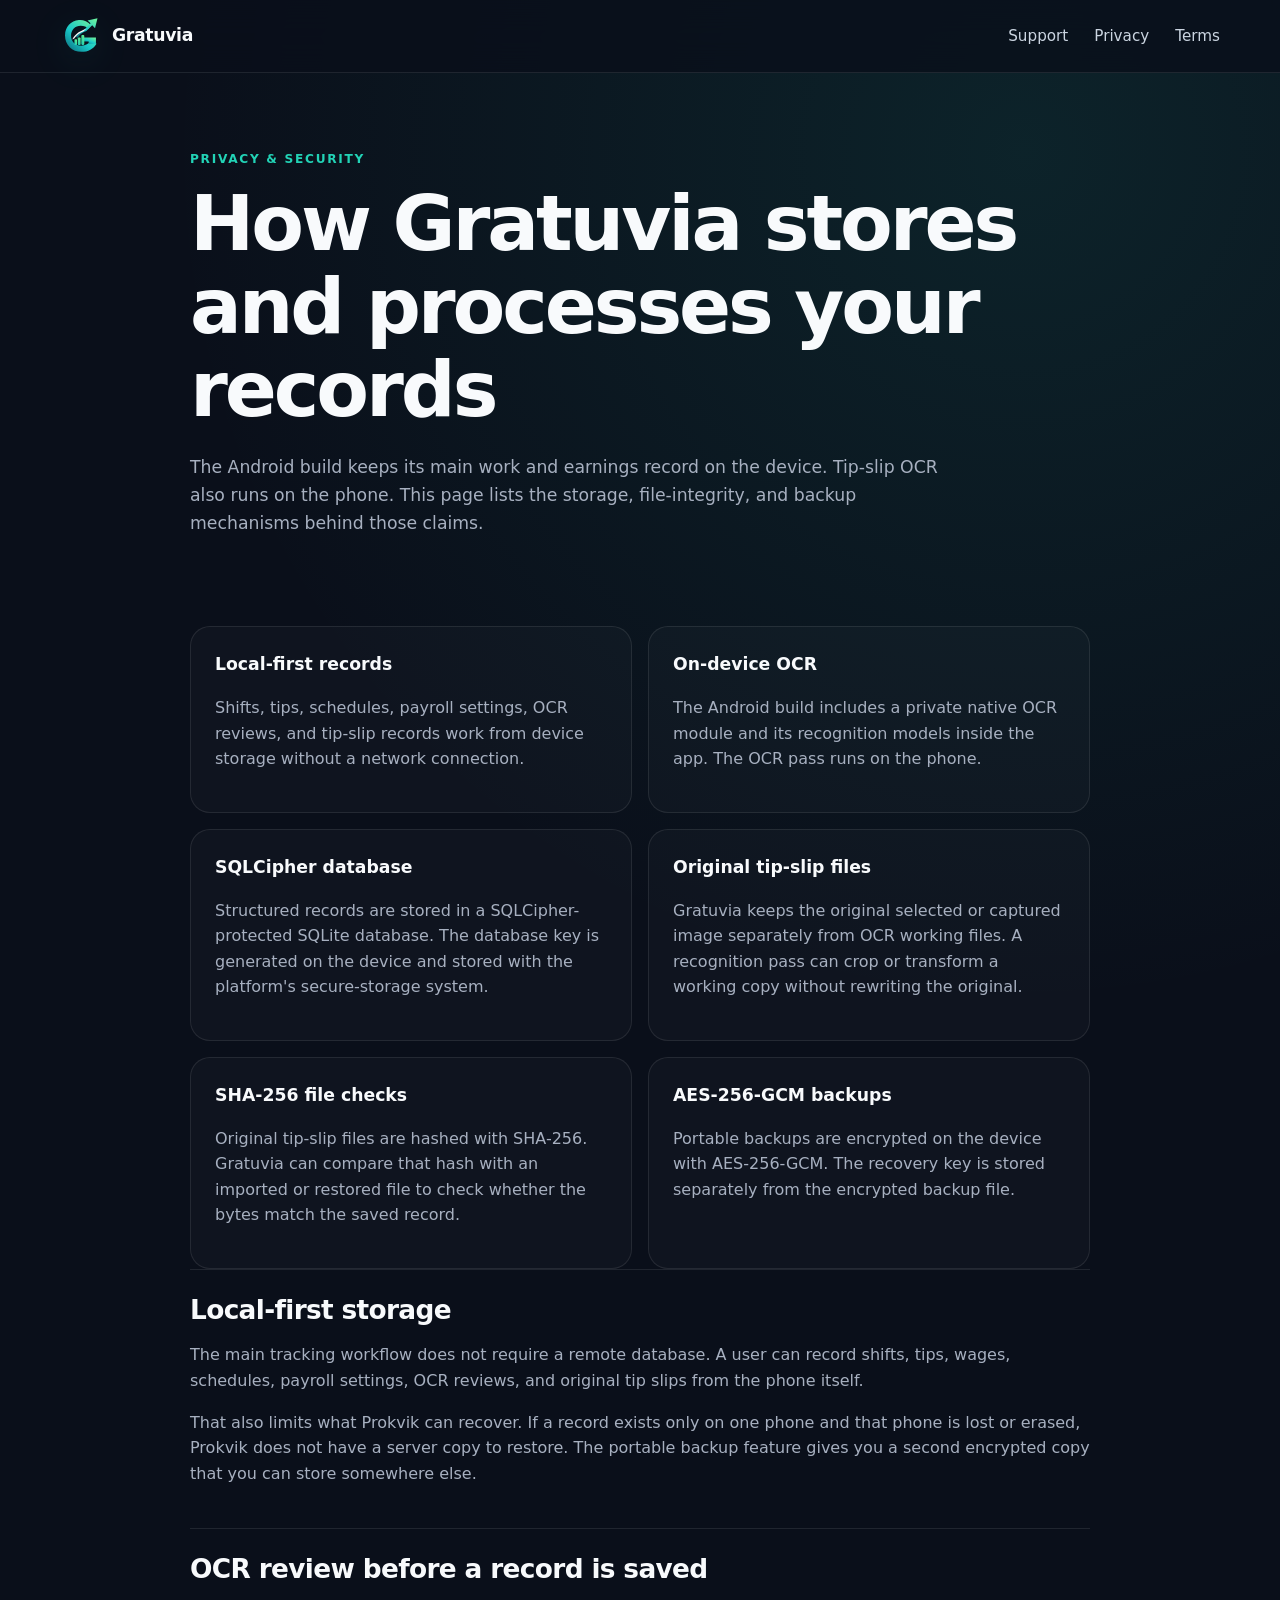
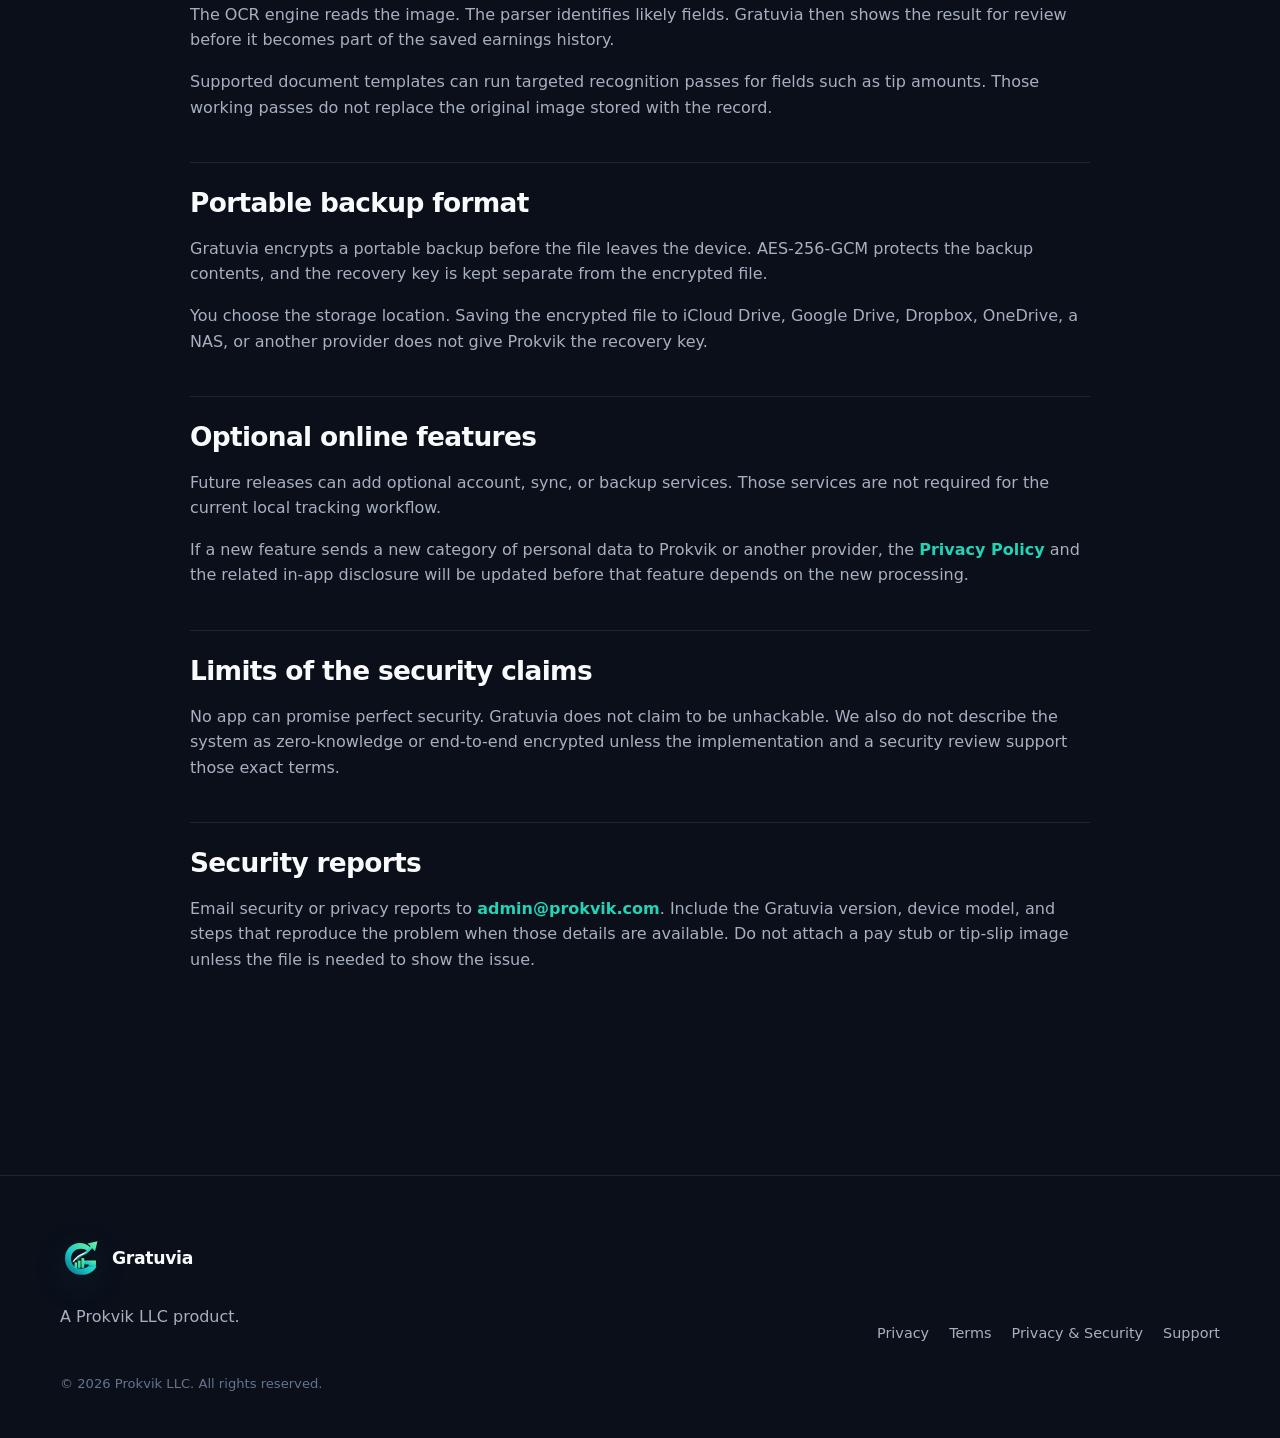
<file: trust/index.html>
<!doctype html>
<html lang="en">
<head>
  <meta charset="utf-8" />
  <meta name="viewport" content="width=device-width, initial-scale=1" />
  <title>Privacy & Security | Gratuvia</title>
  <meta name="description" content="Technical details for Gratuvia local storage, on-device OCR, SQLCipher, SHA-256 file checks, and AES-256-GCM backups." />
  <link rel="canonical" href="https://gratuvia.app/trust/" />
  <link rel="icon" href="/favicon.svg" type="image/svg+xml" />
  <link rel="stylesheet" href="/styles.css" />
  <meta name="theme-color" content="#0a0f1a" />
</head>
<body>
  <header class="site-header"><div class="shell nav-wrap"><a class="brand" href="/"><span class="brand-mark">G</span><span>Gratuvia</span></a><nav class="nav" aria-label="Primary navigation"><a href="/support/">Support</a><a href="/privacy/">Privacy</a><a href="/terms/">Terms</a></nav></div></header>

  <main>
    <section class="page-hero">
      <div class="page-shell">
        <span class="eyebrow">Privacy & Security</span>
        <h1>How Gratuvia stores and processes your records</h1>
        <p>The Android build keeps its main work and earnings record on the device. Tip-slip OCR also runs on the phone. This page lists the storage, file-integrity, and backup mechanisms behind those claims.</p>
      </div>
    </section>

    <section class="page-shell legal-document">
      <div class="trust-grid">
        <article class="trust-card">
          <strong>Local-first records</strong>
          <p>Shifts, tips, schedules, payroll settings, OCR reviews, and tip-slip records work from device storage without a network connection.</p>
        </article>

        <article class="trust-card">
          <strong>On-device OCR</strong>
          <p>The Android build includes a private native OCR module and its recognition models inside the app. The OCR pass runs on the phone.</p>
        </article>

        <article class="trust-card">
          <strong>SQLCipher database</strong>
          <p>Structured records are stored in a SQLCipher-protected SQLite database. The database key is generated on the device and stored with the platform's secure-storage system.</p>
        </article>

        <article class="trust-card">
          <strong>Original tip-slip files</strong>
          <p>Gratuvia keeps the original selected or captured image separately from OCR working files. A recognition pass can crop or transform a working copy without rewriting the original.</p>
        </article>

        <article class="trust-card">
          <strong>SHA-256 file checks</strong>
          <p>Original tip-slip files are hashed with SHA-256. Gratuvia can compare that hash with an imported or restored file to check whether the bytes match the saved record.</p>
        </article>

        <article class="trust-card">
          <strong>AES-256-GCM backups</strong>
          <p>Portable backups are encrypted on the device with AES-256-GCM. The recovery key is stored separately from the encrypted backup file.</p>
        </article>
      </div>

      <section>
        <h2>Local-first storage</h2>
        <p>The main tracking workflow does not require a remote database. A user can record shifts, tips, wages, schedules, payroll settings, OCR reviews, and original tip slips from the phone itself.</p>
        <p>That also limits what Prokvik can recover. If a record exists only on one phone and that phone is lost or erased, Prokvik does not have a server copy to restore. The portable backup feature gives you a second encrypted copy that you can store somewhere else.</p>
      </section>

      <section>
        <h2>OCR review before a record is saved</h2>
        <p>The OCR engine reads the image. The parser identifies likely fields. Gratuvia then shows the result for review before it becomes part of the saved earnings history.</p>
        <p>Supported document templates can run targeted recognition passes for fields such as tip amounts. Those working passes do not replace the original image stored with the record.</p>
      </section>

      <section>
        <h2>Portable backup format</h2>
        <p>Gratuvia encrypts a portable backup before the file leaves the device. AES-256-GCM protects the backup contents, and the recovery key is kept separate from the encrypted file.</p>
        <p>You choose the storage location. Saving the encrypted file to iCloud Drive, Google Drive, Dropbox, OneDrive, a NAS, or another provider does not give Prokvik the recovery key.</p>
      </section>

      <section>
        <h2>Optional online features</h2>
        <p>Future releases can add optional account, sync, or backup services. Those services are not required for the current local tracking workflow.</p>
        <p>If a new feature sends a new category of personal data to Prokvik or another provider, the <a class="text-link" href="/privacy/">Privacy Policy</a> and the related in-app disclosure will be updated before that feature depends on the new processing.</p>
      </section>

      <section>
        <h2>Limits of the security claims</h2>
        <p>No app can promise perfect security. Gratuvia does not claim to be unhackable. We also do not describe the system as zero-knowledge or end-to-end encrypted unless the implementation and a security review support those exact terms.</p>
      </section>

      <section>
        <h2>Security reports</h2>
        <p>Email security or privacy reports to <a class="text-link" href="mailto:admin@prokvik.com?subject=Gratuvia%20Security">admin@prokvik.com</a>. Include the Gratuvia version, device model, and steps that reproduce the problem when those details are available. Do not attach a pay stub or tip-slip image unless the file is needed to show the issue.</p>
      </section>
    </section>
  </main>

  <footer class="site-footer"><div class="shell footer-grid"><div><a class="brand footer-brand" href="/"><span class="brand-mark">G</span><span>Gratuvia</span></a><p>A Prokvik LLC product.</p></div><div class="footer-links"><a href="/privacy/">Privacy</a><a href="/terms/">Terms</a><a href="/trust/">Privacy & Security</a><a href="/support/">Support</a></div><div class="footer-meta">© 2026 Prokvik LLC. All rights reserved.</div></div></footer>
</body>
</html>
</file>
<file: styles.css>
:root {
  --bg: #0a0f1a;
  --panel: #111827;
  --panel-2: #172033;
  --line: rgba(255,255,255,.09);
  --text: #f8fafc;
  --muted: #a7b0c0;
  --accent: #22d3b6;
  --accent-2: #5eea8a;
  --success: #86efac;
  --shadow: 0 24px 80px rgba(0,0,0,.35);
  --radius: 24px;
}
* { box-sizing: border-box; }
html { scroll-behavior: smooth; }
body {
  margin: 0;
  font-family: Inter, ui-sans-serif, system-ui, -apple-system, BlinkMacSystemFont, "Segoe UI", sans-serif;
  background: radial-gradient(circle at 80% 5%, rgba(34,211,182,.10), transparent 28%), var(--bg);
  color: var(--text);
  line-height: 1.6;
}
a { color: inherit; text-decoration: none; }
.shell { width: min(1160px, calc(100% - 40px)); margin: 0 auto; }
.site-header {
  position: sticky; top: 0; z-index: 20;
  background: rgba(10,15,26,.78);
  backdrop-filter: blur(18px);
  border-bottom: 1px solid var(--line);
}
.nav-wrap { height: 72px; display: flex; align-items: center; justify-content: space-between; gap: 24px; }
.brand { display: inline-flex; align-items: center; gap: 10px; font-weight: 800; letter-spacing: -.02em; font-size: 1.08rem; }
.brand-mark {
  width: 42px; height: 42px; display: block; flex: 0 0 auto;
  color: transparent; font-size: 0; line-height: 0;
  background: url('/brand-mark.svg') center / contain no-repeat;
  filter: drop-shadow(0 8px 18px rgba(34,211,182,.12));
}
.nav { display: flex; align-items: center; gap: 26px; color: #cbd5e1; font-size: .95rem; }
.nav a:hover, .footer-links a:hover, .text-link:hover { color: var(--accent); }
.hero { padding: 94px 0 84px; }
.hero-grid { display: grid; grid-template-columns: 1.08fr .92fr; gap: 70px; align-items: center; }
.eyebrow { display: inline-block; color: var(--accent); text-transform: uppercase; font-weight: 800; letter-spacing: .14em; font-size: .76rem; margin-bottom: 14px; }
h1, h2, h3 { margin-top: 0; line-height: 1.08; letter-spacing: -.04em; }
h1 { font-size: clamp(3.2rem, 7vw, 5.8rem); margin-bottom: 22px; }
h1 span { background: linear-gradient(100deg, var(--accent), var(--accent-2)); -webkit-background-clip: text; background-clip: text; color: transparent; }
h2 { font-size: clamp(2.25rem, 5vw, 3.9rem); margin-bottom: 18px; }
h3 { font-size: 1.3rem; margin-bottom: 10px; }
p { color: var(--muted); }
.hero-copy { max-width: 680px; font-size: 1.16rem; }
.hero-actions { display: flex; gap: 12px; margin-top: 30px; flex-wrap: wrap; }
.button { padding: 13px 18px; border-radius: 13px; font-weight: 750; border: 1px solid var(--line); }
.button.primary { color: #06101a; background: linear-gradient(135deg, var(--accent), var(--accent-2)); border: 0; }
.button.secondary { background: rgba(255,255,255,.03); }
.microcopy { font-size: .86rem; margin-top: 16px; }
.hero-card {
  border: 1px solid var(--line); border-radius: 30px; padding: 24px;
  background: linear-gradient(180deg, rgba(255,255,255,.055), rgba(255,255,255,.018));
  box-shadow: var(--shadow); transform: rotate(1.2deg);
}
.phone-bar { display: flex; gap: 6px; margin-bottom: 30px; }
.phone-bar span { width: 7px; height: 7px; border-radius: 50%; background: rgba(255,255,255,.22); }
.stat-row { display: flex; justify-content: space-between; align-items: center; gap: 16px; }
.stat-row small, .mini-card small { display: block; color: var(--muted); }
.stat-row strong { display: block; font-size: 2.2rem; letter-spacing: -.05em; }
.pill { border: 1px solid rgba(134,239,172,.3); background: rgba(134,239,172,.08); color: var(--success); border-radius: 999px; padding: 7px 10px; font-size: .78rem; font-weight: 800; }
.mini-chart { height: 150px; display: flex; align-items: end; gap: 10px; margin: 28px 0; padding: 18px; border-radius: 18px; background: rgba(0,0,0,.16); }
.mini-chart i { flex: 1; min-height: 18px; border-radius: 7px 7px 3px 3px; background: linear-gradient(180deg, var(--accent), rgba(94,234,138,.78)); opacity: .9; }
.card-grid { display: grid; grid-template-columns: 1fr 1fr; gap: 12px; }
.mini-card { padding: 16px; border-radius: 16px; background: rgba(255,255,255,.045); border: 1px solid var(--line); }
.mini-card b { display: block; margin-top: 5px; }
.mini-card.wide { grid-column: 1 / -1; }
.proof-strip { border-top: 1px solid var(--line); border-bottom: 1px solid var(--line); background: rgba(255,255,255,.018); }
.proof-grid { display: grid; grid-template-columns: repeat(4,1fr); }
.proof-grid div { padding: 28px 22px; border-right: 1px solid var(--line); }
.proof-grid div:last-child { border-right: 0; }
.proof-grid strong, .proof-grid span { display: block; }
.proof-grid strong { margin-bottom: 5px; }
.proof-grid span { color: var(--muted); font-size: .9rem; }
.section { padding: 96px 0; }
.section-heading { max-width: 760px; margin-bottom: 42px; }
.section-heading > p { font-size: 1.08rem; }
.feature-grid { display: grid; grid-template-columns: repeat(3,1fr); gap: 16px; }
.feature-card { border: 1px solid var(--line); border-radius: 20px; padding: 24px; background: rgba(255,255,255,.025); }
.feature-card .icon { width: 38px; height: 38px; display: grid; place-items: center; border-radius: 12px; margin-bottom: 26px; font-weight: 900; background: rgba(34,211,182,.1); color: var(--accent); }
.privacy-callout { padding-top: 28px; }
.split-card { display: grid; grid-template-columns: 1fr 1fr; gap: 56px; padding: 52px; border-radius: var(--radius); border: 1px solid rgba(34,211,182,.18); background: linear-gradient(135deg, rgba(34,211,182,.07), rgba(94,234,138,.05)); }
.split-card h2 { font-size: clamp(2rem, 4vw, 3.1rem); }
.text-link { color: var(--accent); font-weight: 800; }
.compact-section { padding-top: 40px; }
.legal-preview { display: grid; grid-template-columns: .9fr 1.1fr; gap: 48px; align-items: start; }
.legal-preview h2 { font-size: clamp(2rem, 4vw, 3rem); }
.legal-links { display: grid; gap: 12px; }
.legal-links a { display: block; padding: 20px; border: 1px solid var(--line); border-radius: 16px; background: rgba(255,255,255,.022); }
.legal-links strong, .legal-links span { display: block; }
.legal-links span { color: var(--muted); margin-top: 4px; font-size: .92rem; }
.site-footer { border-top: 1px solid var(--line); padding: 44px 0; margin-top: 60px; }
.footer-grid { display: grid; grid-template-columns: 1fr auto; gap: 28px; align-items: end; }
.footer-brand { margin-bottom: 8px; }
.footer-links { display: flex; gap: 20px; color: var(--muted); font-size: .9rem; flex-wrap: wrap; justify-content: flex-end; }
.footer-meta { grid-column: 1 / -1; color: #64748b; font-size: .82rem; }

/* Legal and support pages */
.page-hero { padding: 72px 0 42px; }
.page-hero h1 { font-size: clamp(2.7rem, 6vw, 4.8rem); max-width: 900px; }
.page-hero p { max-width: 760px; font-size: 1.08rem; }
.page-shell { width: min(900px, calc(100% - 40px)); margin: 0 auto; }
.legal-document { padding: 30px 0 100px; }
.legal-document section { padding: 26px 0; border-top: 1px solid var(--line); }
.legal-document h2 { font-size: 1.65rem; letter-spacing: -.025em; }
.legal-document h3 { font-size: 1.1rem; letter-spacing: -.015em; margin-top: 22px; }
.legal-document ul { color: var(--muted); padding-left: 22px; }
.legal-document li { margin: 8px 0; }
.notice { border: 1px solid rgba(34,211,182,.2); background: rgba(34,211,182,.06); border-radius: 16px; padding: 18px; color: #d1fae5; }
.meta-row { display: flex; gap: 14px; flex-wrap: wrap; color: var(--muted); font-size: .88rem; }
.support-grid { display: grid; grid-template-columns: 1.2fr .8fr; gap: 18px; margin-top: 30px; }
.support-card { border: 1px solid var(--line); border-radius: 20px; padding: 26px; background: rgba(255,255,255,.025); }
.support-card a { color: var(--accent); font-weight: 750; }
.faq { display: grid; gap: 12px; }
.faq details { border: 1px solid var(--line); border-radius: 16px; padding: 17px 18px; background: rgba(255,255,255,.02); }
.faq summary { cursor: pointer; font-weight: 800; }
.trust-grid { display: grid; grid-template-columns: repeat(2,1fr); gap: 16px; }
.trust-card { border: 1px solid var(--line); border-radius: 20px; padding: 24px; background: rgba(255,255,255,.025); }
.trust-card strong { display: block; margin-bottom: 8px; font-size: 1.08rem; }
.code-chip { display: inline-block; border-radius: 8px; padding: 3px 8px; background: rgba(255,255,255,.06); color: #d1fae5; font-family: ui-monospace, SFMono-Regular, Menlo, monospace; font-size: .82rem; }

@media (max-width: 900px) {
  .hero-grid, .split-card, .legal-preview, .support-grid { grid-template-columns: 1fr; }
  .feature-grid { grid-template-columns: 1fr 1fr; }
  .proof-grid { grid-template-columns: 1fr 1fr; }
  .proof-grid div:nth-child(2) { border-right: 0; }
  .proof-grid div:nth-child(-n+2) { border-bottom: 1px solid var(--line); }
  .hero-card { transform: none; }
}
@media (max-width: 640px) {
  .shell, .page-shell { width: min(100% - 28px, 1160px); }
  .nav { display: none; }
  .brand-mark { width: 38px; height: 38px; }
  .hero { padding-top: 64px; }
  .feature-grid, .trust-grid { grid-template-columns: 1fr; }
  .proof-grid { grid-template-columns: 1fr; }
  .proof-grid div { border-right: 0; border-bottom: 1px solid var(--line); }
  .proof-grid div:last-child { border-bottom: 0; }
  .split-card { padding: 28px; }
  .footer-grid { grid-template-columns: 1fr; align-items: start; }
  .footer-links { justify-content: flex-start; }
  h1 { font-size: clamp(2.8rem, 15vw, 4.2rem); }
}
</file>
